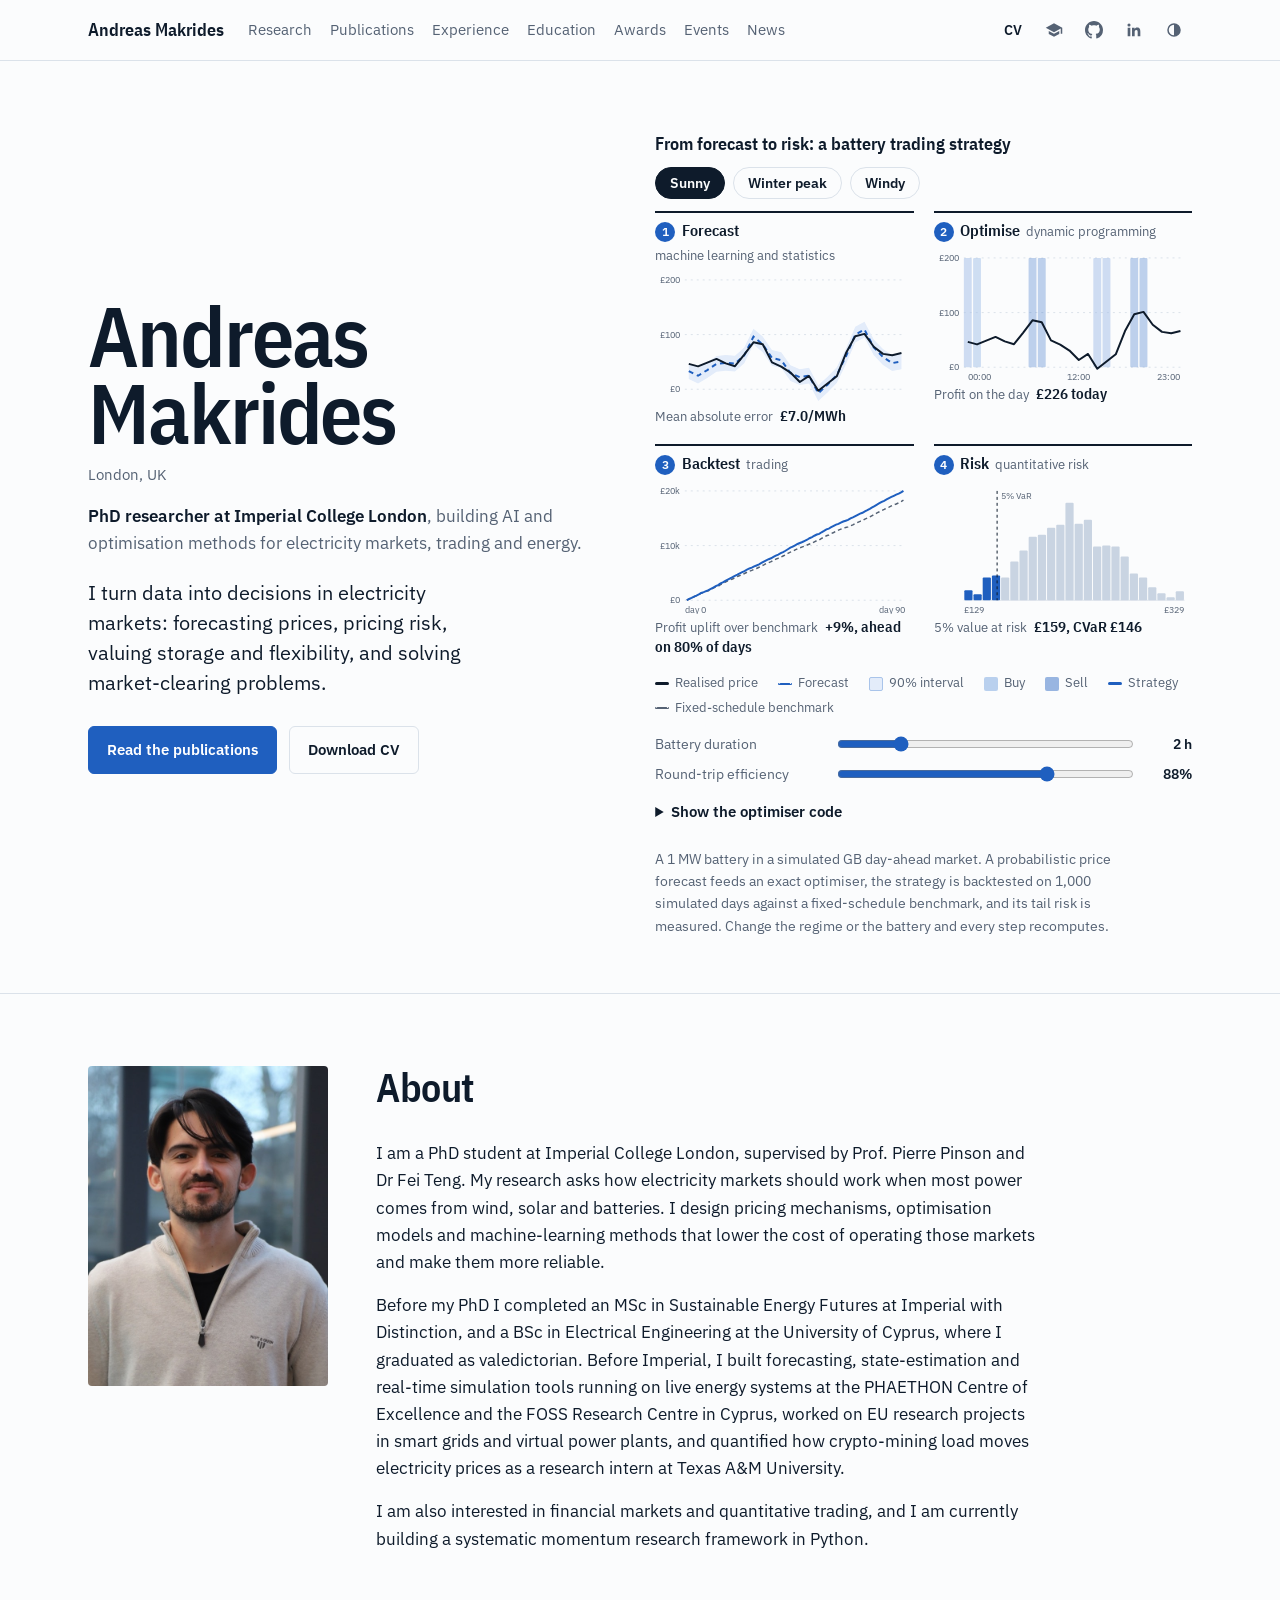
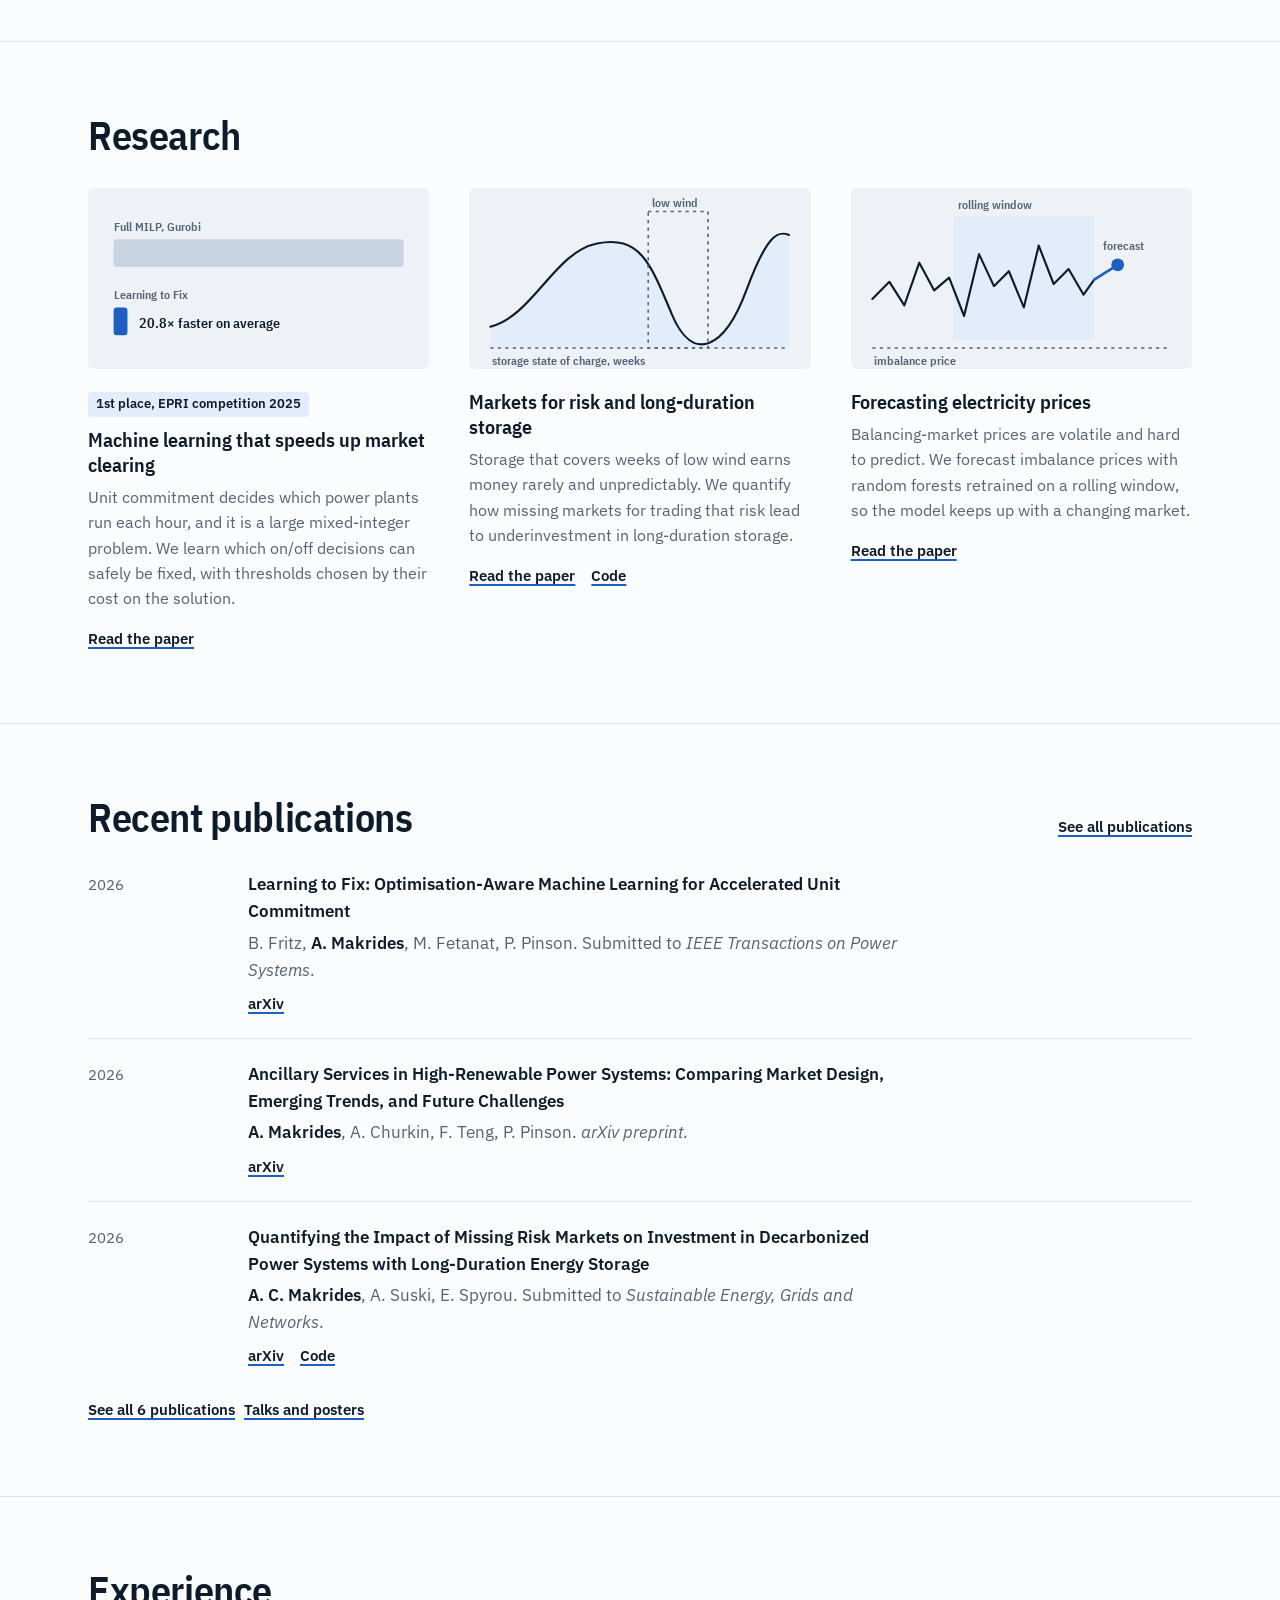
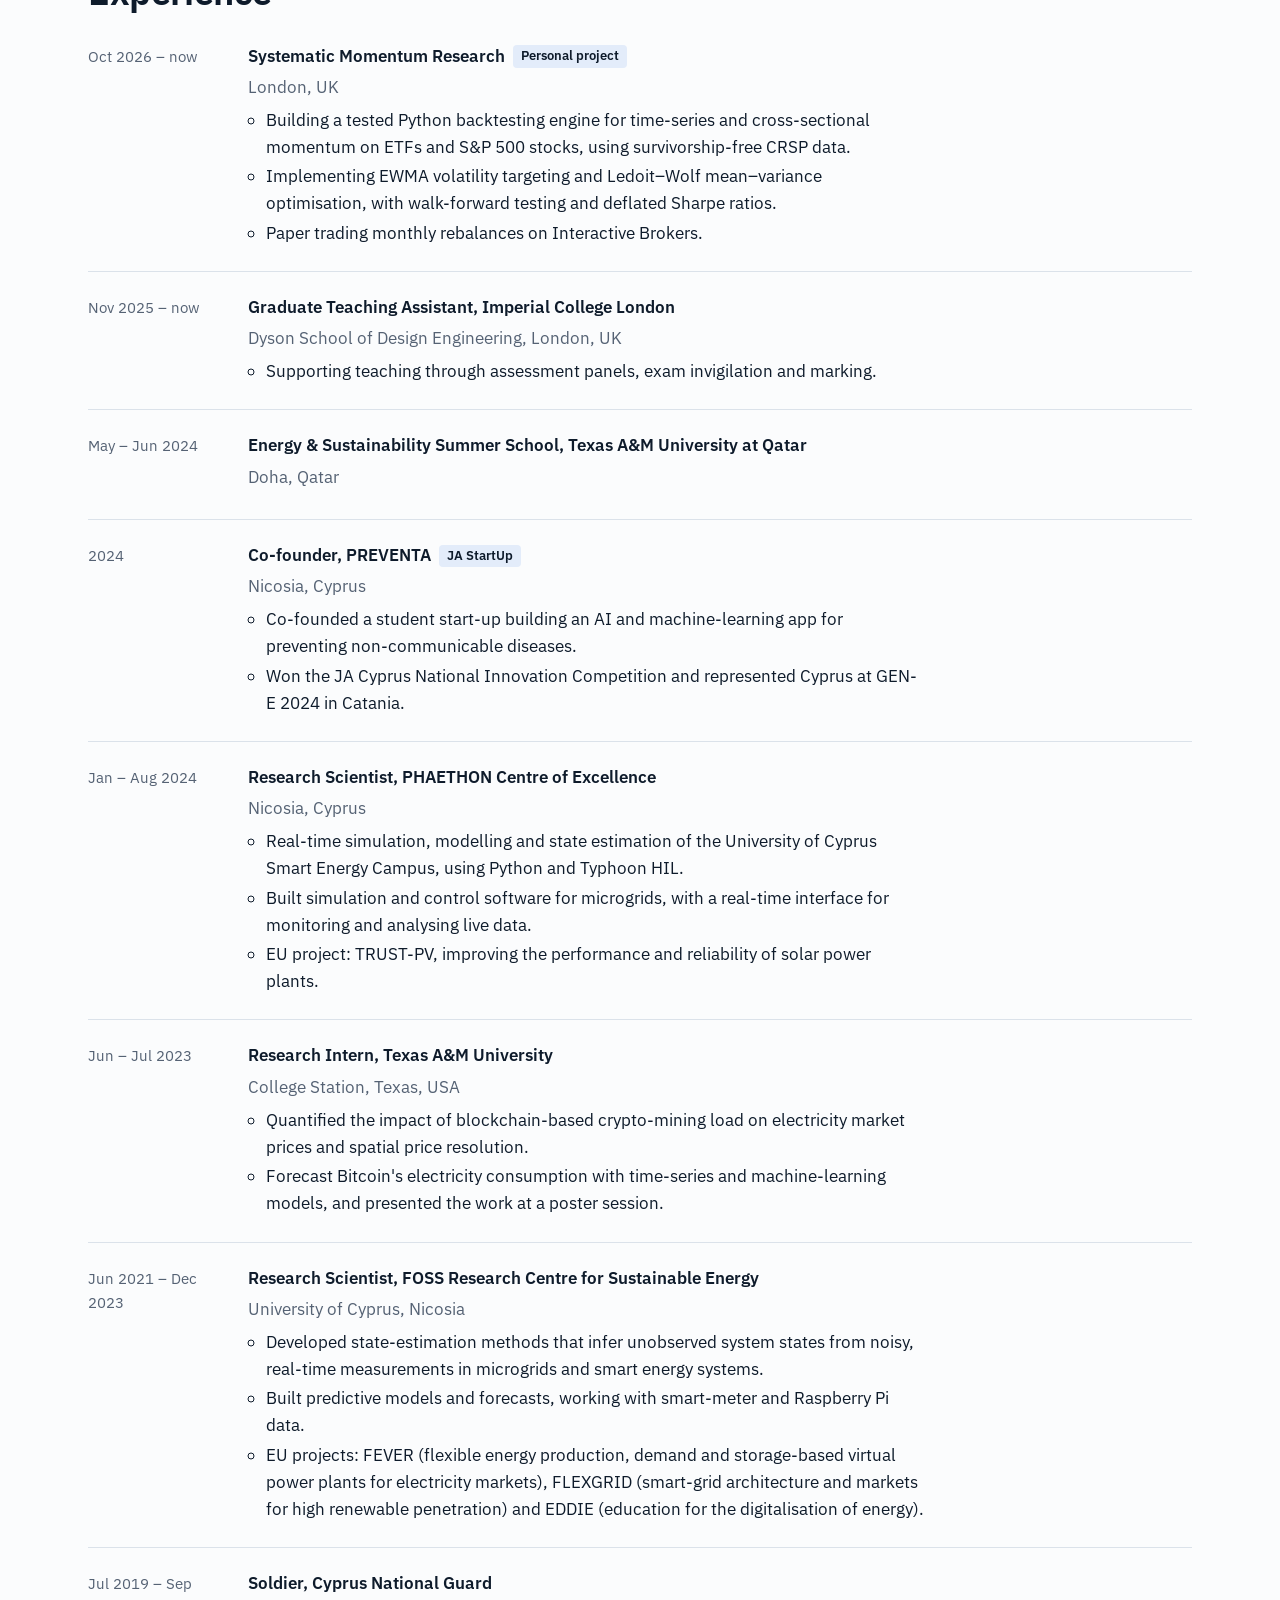
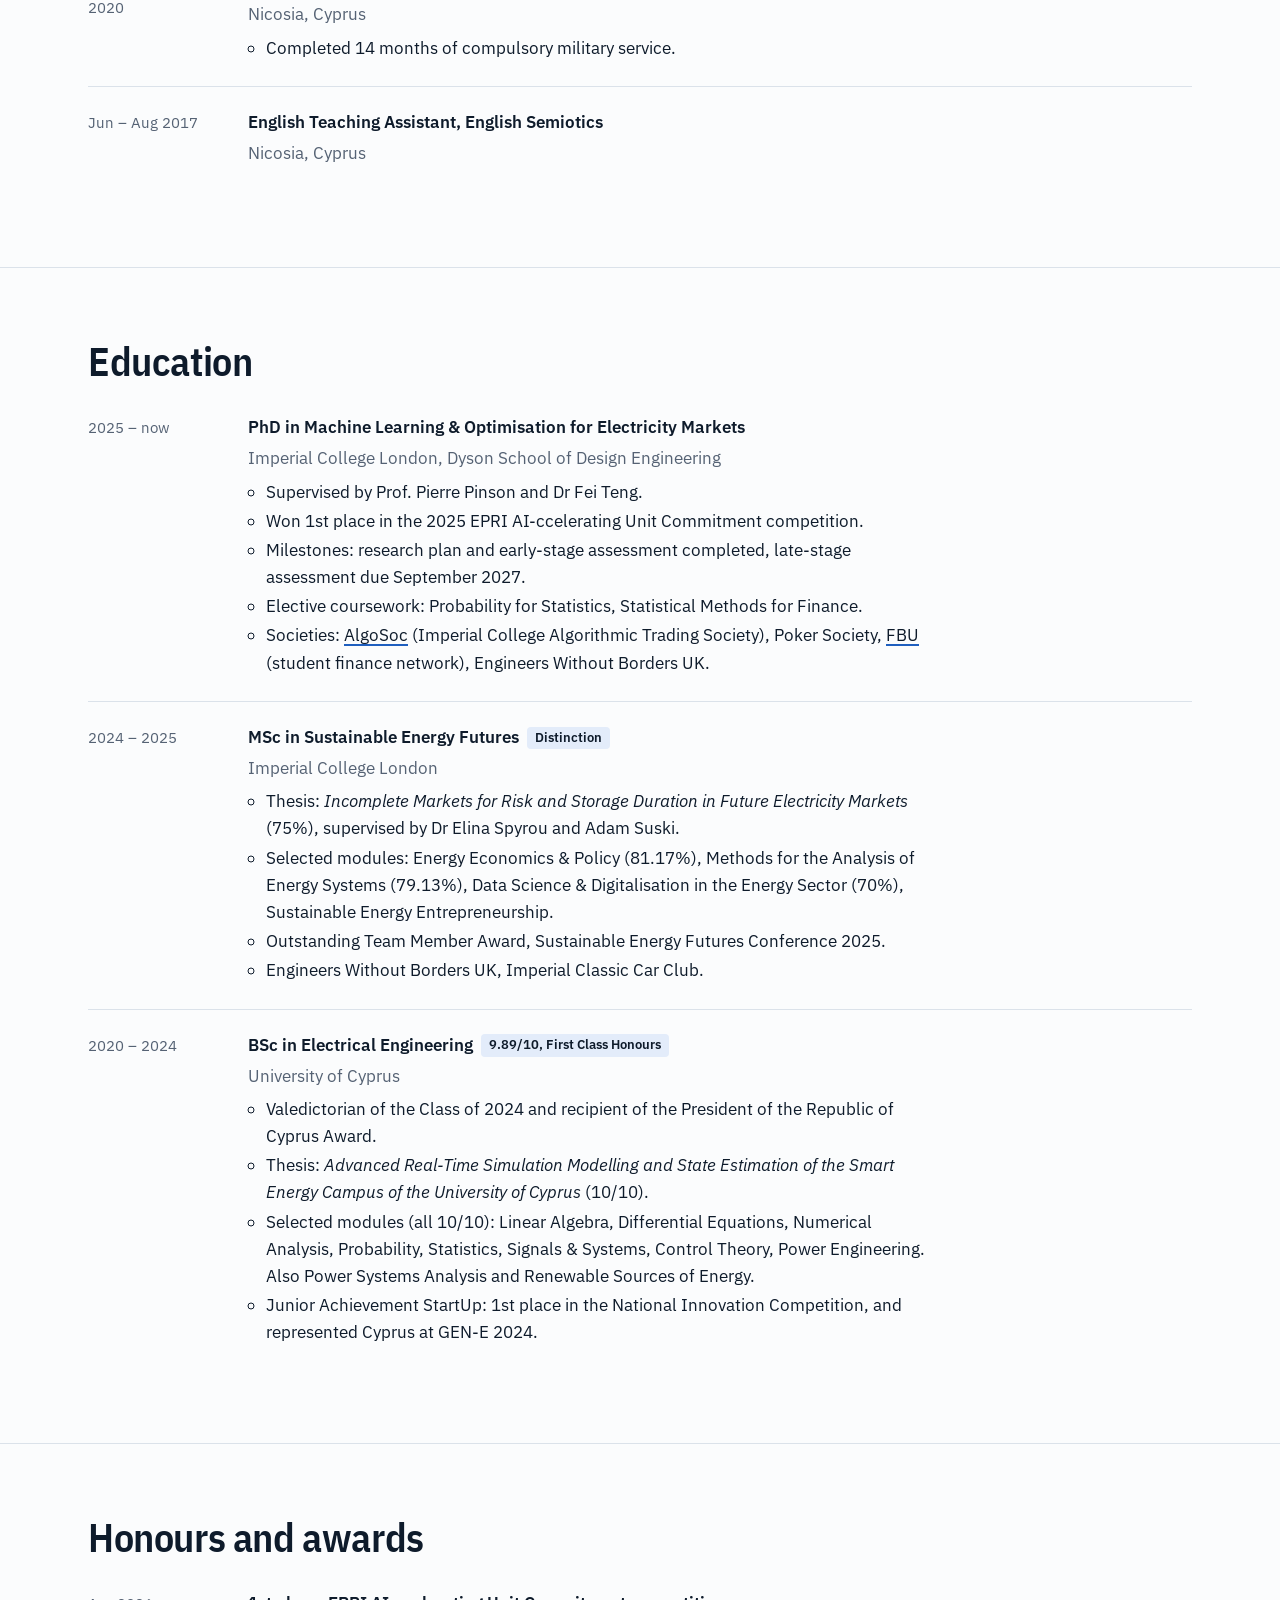
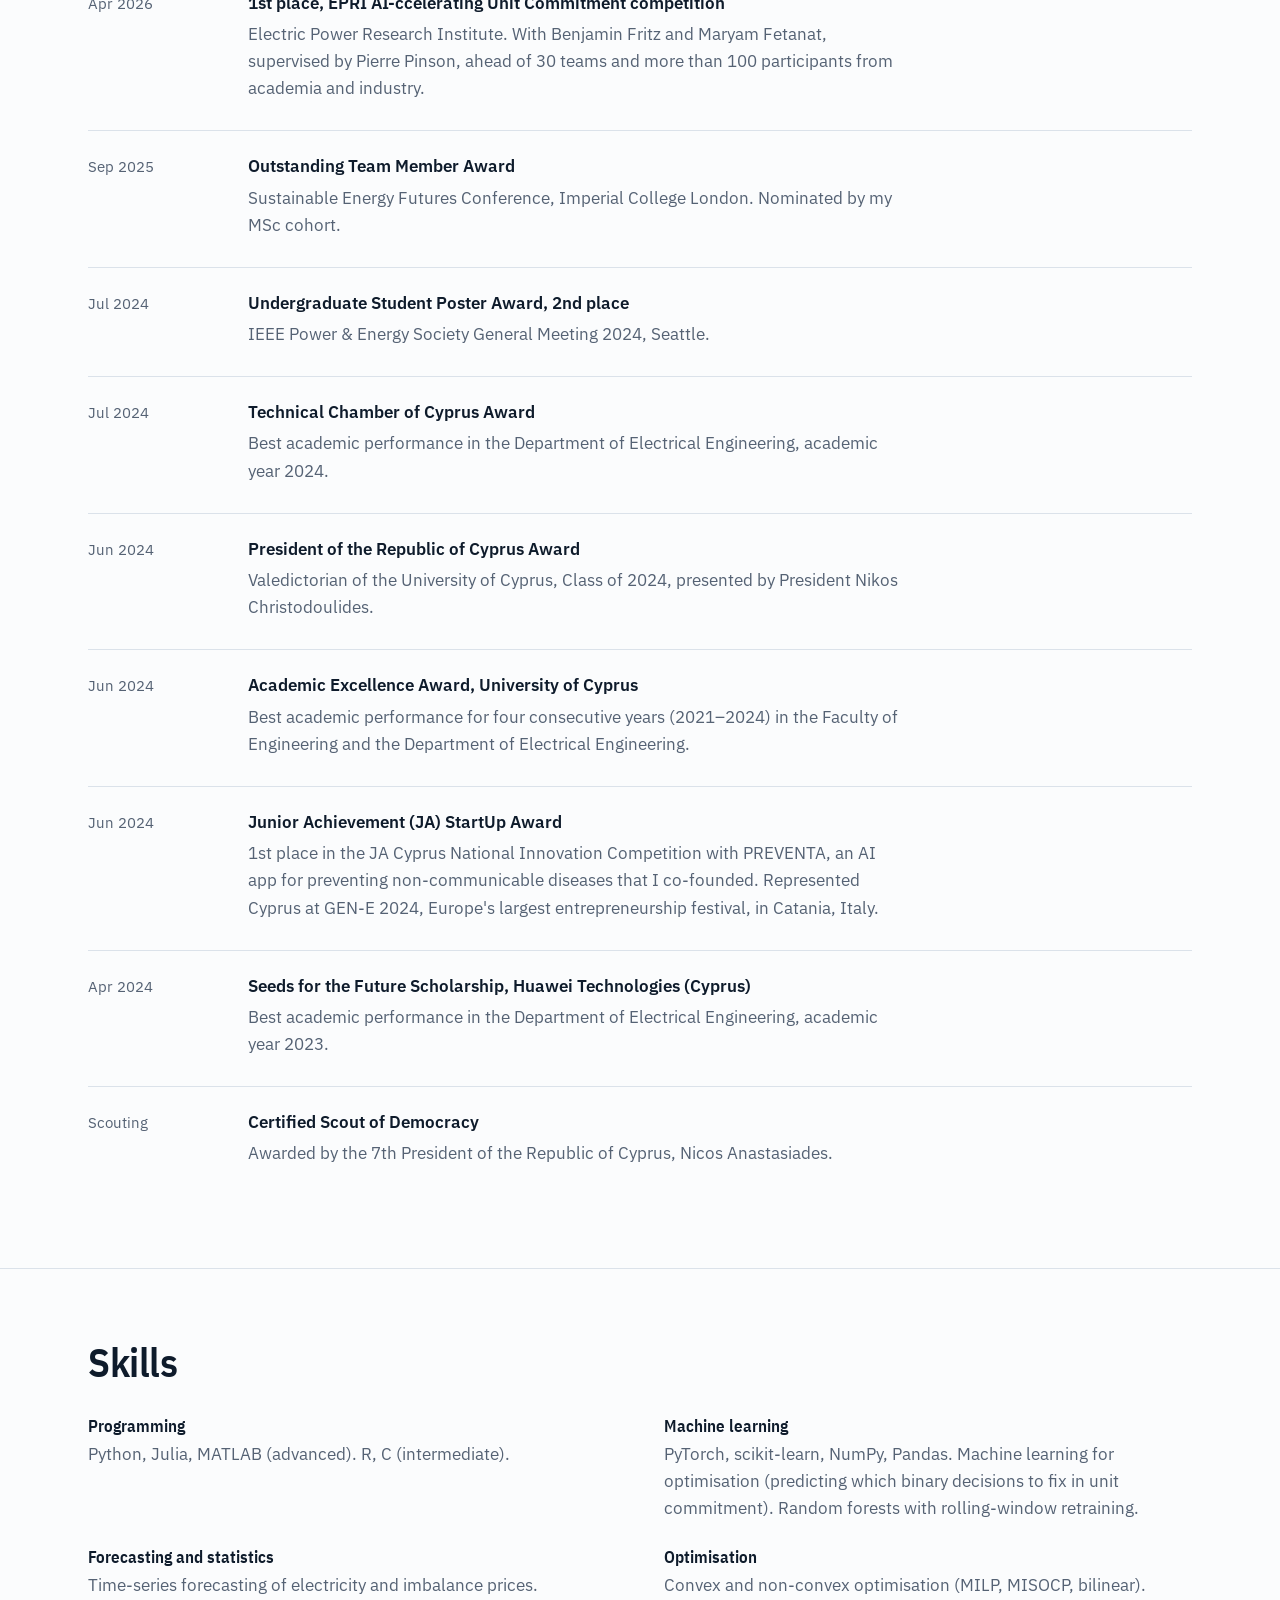
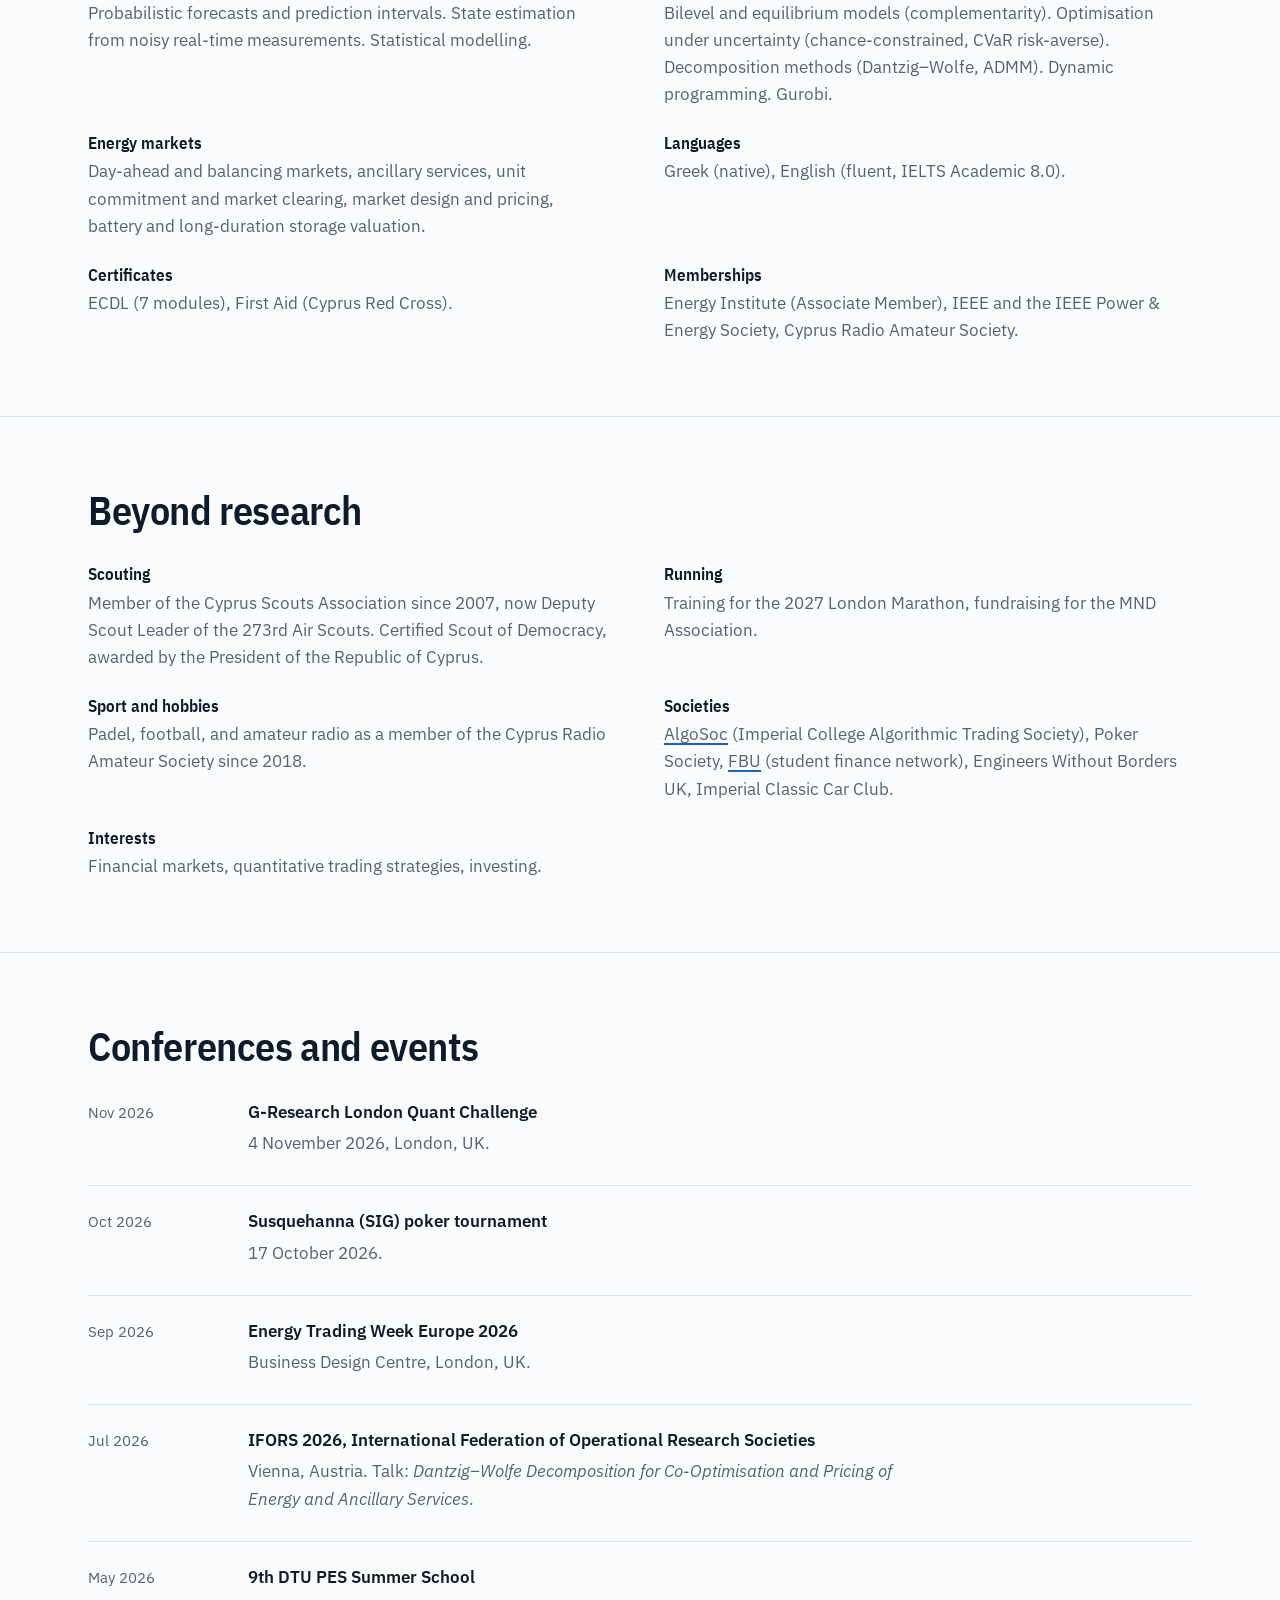
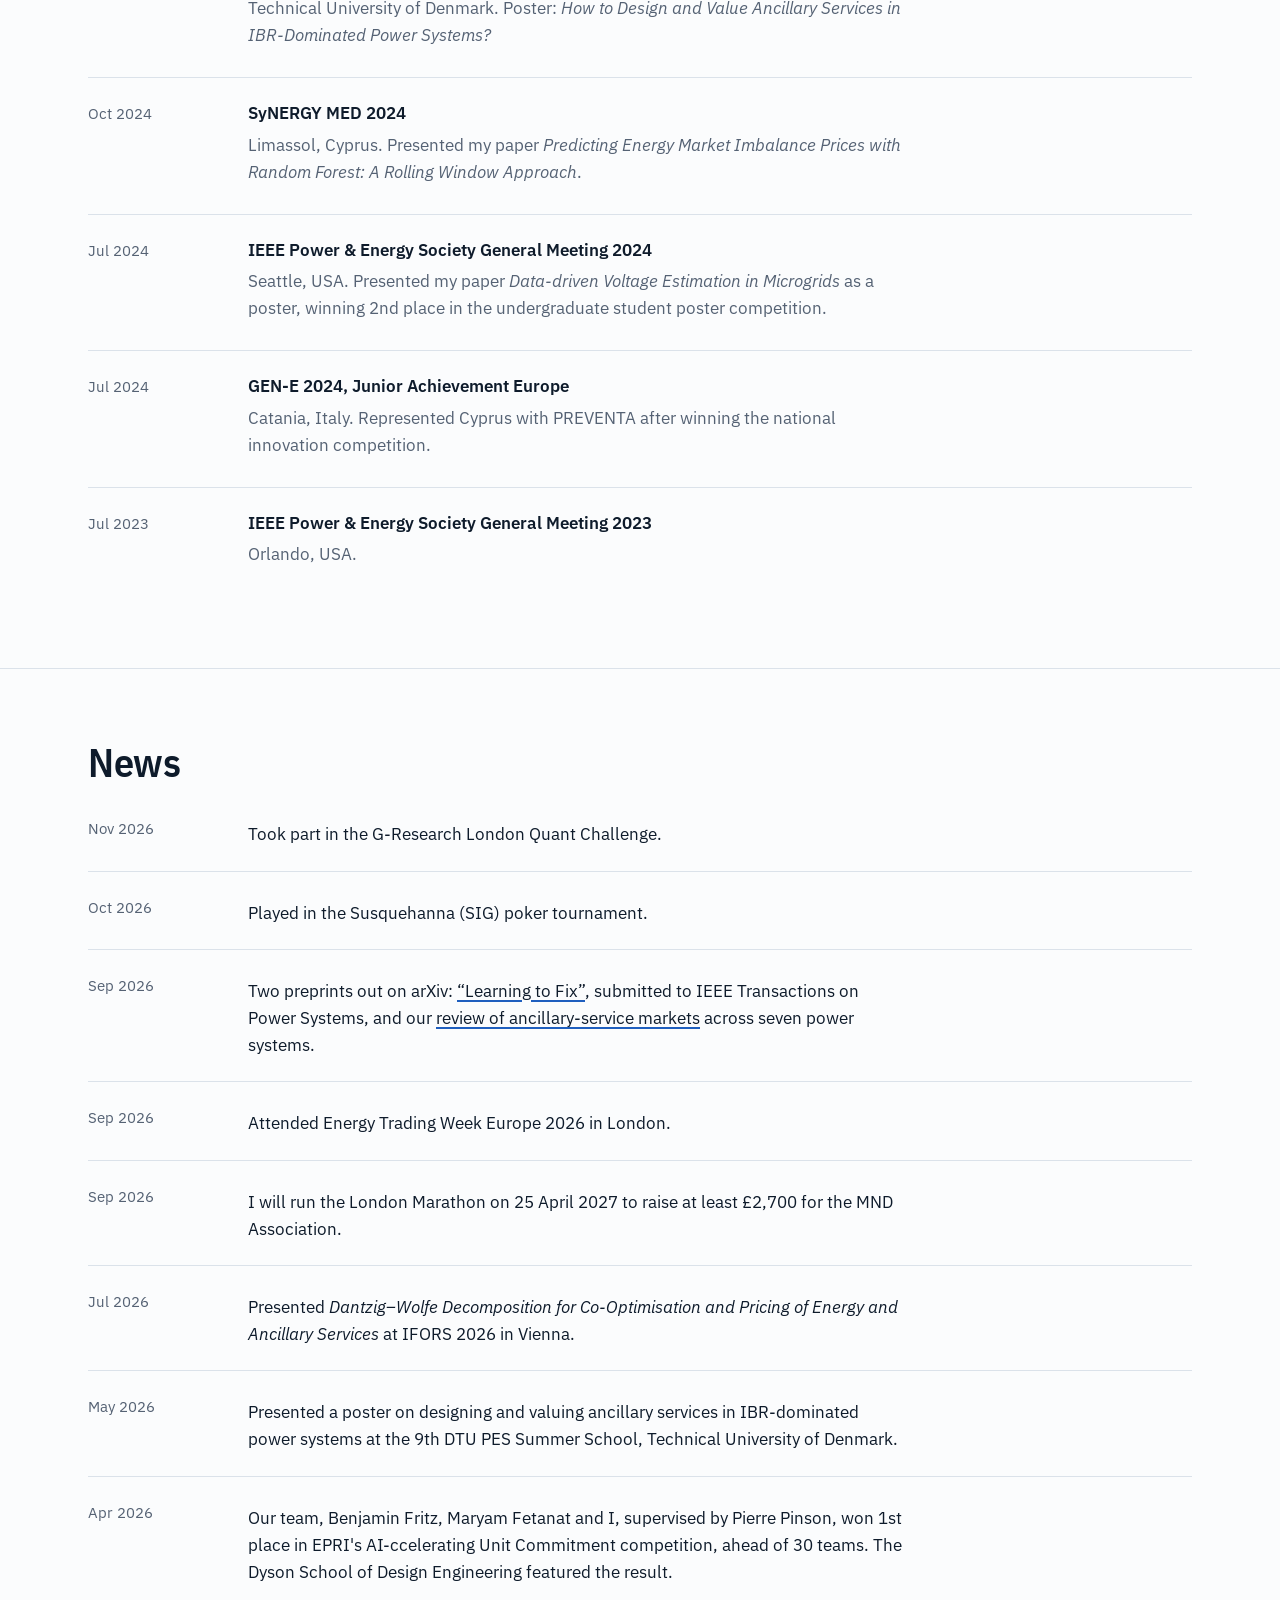
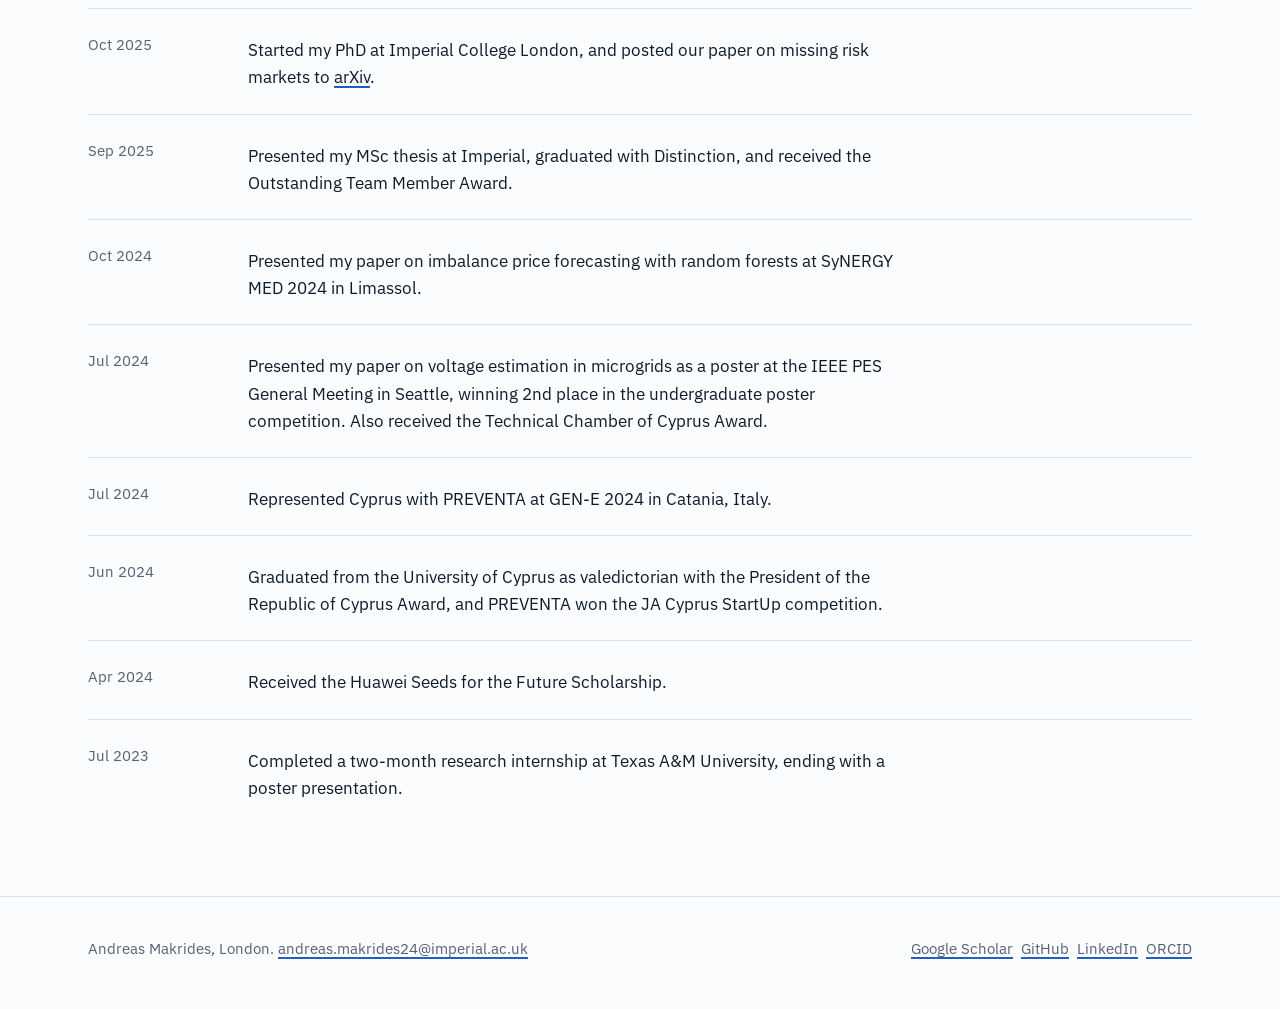
<file: index.html>
<!doctype html>
<html lang="en">
<head>
  <meta charset="utf-8">
  <meta name="viewport" content="width=device-width, initial-scale=1">
  <title>Andreas Makrides | PhD Researcher, Imperial College London</title>
  <meta name="description" content="Andreas Makrides is a PhD researcher at Imperial College London working on machine learning and optimisation for electricity markets: market design, unit commitment and energy storage.">
  <meta name="author" content="Andreas Makrides">
  <meta name="google-site-verification" content="avnLBQmVrafmJyEOsslvgl1I-9Va4wUybMZ40ZjegbA" />
  <link rel="canonical" href="https://andreas-makrides-icl.github.io/">

  <meta property="og:type" content="profile">
  <meta property="og:title" content="Andreas Makrides">
  <meta property="og:description" content="PhD researcher at Imperial College London. Machine learning and optimisation for electricity markets.">
  <meta property="og:url" content="https://andreas-makrides-icl.github.io/">
  <meta property="og:image" content="https://andreas-makrides-icl.github.io/assets/profile.jpg">
  <meta name="twitter:card" content="summary">

  <link rel="icon" href="assets/favicon.svg" type="image/svg+xml">
  <link rel="preconnect" href="https://fonts.googleapis.com">
  <link rel="preconnect" href="https://fonts.gstatic.com" crossorigin>
  <link href="https://fonts.googleapis.com/css2?family=IBM+Plex+Mono:wght@400&family=IBM+Plex+Sans+Condensed:wght@500;600&family=IBM+Plex+Sans:ital,wght@0,400;0,600;1,400&display=swap" rel="stylesheet">
  <link rel="stylesheet" href="assets/styles.css">
  <script>try{var t=localStorage.getItem("theme");if(t)document.documentElement.setAttribute("data-theme",t);}catch(e){}</script>

  <script type="application/ld+json">
  {
    "@context": "https://schema.org",
    "@type": "Person",
    "name": "Andreas Makrides",
    "alternateName": "Andreas C. Makrides",
    "url": "https://andreas-makrides-icl.github.io/",
    "image": "https://andreas-makrides-icl.github.io/assets/profile.jpg",
    "jobTitle": "PhD Researcher",
    "email": "mailto:andreas.makrides24@imperial.ac.uk",
    "affiliation": { "@type": "CollegeOrUniversity", "name": "Imperial College London" },
    "alumniOf": [
      { "@type": "CollegeOrUniversity", "name": "Imperial College London" },
      { "@type": "CollegeOrUniversity", "name": "University of Cyprus" }
    ],
    "knowsAbout": ["Machine learning", "Time series forecasting", "Stochastic optimisation", "Power markets", "Electricity markets", "Energy trading", "Quantitative finance", "Mathematical optimisation", "Unit commitment", "Energy storage"],
    "sameAs": [
      "https://www.linkedin.com/in/andreasmakrides/",
      "https://scholar.google.com/citations?user=wIsge80AAAAJ",
      "https://github.com/Andreas-Makrides-ICL",
      "https://orcid.org/0009-0001-1795-0729"
    ]
  }
  </script>
</head>
<body>
  <a class="skip" href="#main">Skip to content</a>

  <header class="topbar">
    <div class="wrap">
      <a class="brand" href="./">Andreas Makrides</a>
      <ul class="nav" id="site-nav">
        <li><a href="#research">Research</a></li>
        <li><a href="publications.html">Publications</a></li>
        <li><a href="#experience">Experience</a></li>
        <li><a href="#education">Education</a></li>
        <li><a href="#awards">Awards</a></li>
        <li><a href="#events">Events</a></li>
        <li><a href="#news">News</a></li>
      </ul>
      <div class="tools">
        <a class="icon-link cv-link hide-sm" href="assets/Andreas_Makrides_CV.pdf">CV</a>
        <a class="icon-link hide-sm" href="https://scholar.google.com/citations?user=wIsge80AAAAJ" aria-label="Google Scholar">
          <svg viewBox="0 0 24 24" fill="currentColor" aria-hidden="true"><path d="M12 3 1 9l11 6 9-4.91V17h2V9L12 3zM5 13.18v4L12 21l7-3.82v-4L12 17l-7-3.82z"/></svg>
        </a>
        <a class="icon-link hide-sm" href="https://github.com/Andreas-Makrides-ICL" aria-label="GitHub">
          <svg viewBox="0 0 16 16" fill="currentColor" aria-hidden="true"><path d="M8 0C3.58 0 0 3.58 0 8c0 3.54 2.29 6.53 5.47 7.59.4.07.55-.17.55-.38 0-.19-.01-.82-.01-1.49-2.01.37-2.53-.49-2.69-.94-.09-.23-.48-.94-.82-1.13-.28-.15-.68-.52-.01-.53.63-.01 1.08.58 1.23.82.72 1.21 1.87.87 2.33.66.07-.52.28-.87.51-1.07-1.78-.2-3.64-.89-3.64-3.95 0-.87.31-1.59.82-2.15-.08-.2-.36-1.02.08-2.12 0 0 .67-.21 2.2.82.64-.18 1.32-.27 2-.27.68 0 1.36.09 2 .27 1.53-1.04 2.2-.82 2.2-.82.44 1.1.16 1.92.08 2.12.51.56.82 1.27.82 2.15 0 3.07-1.87 3.75-3.65 3.95.29.25.54.73.54 1.48 0 1.07-.01 1.93-.01 2.2 0 .21.15.46.55.38A8.013 8.013 0 0 0 16 8c0-4.42-3.58-8-8-8z"/></svg>
        </a>
        <a class="icon-link hide-sm" href="https://www.linkedin.com/in/andreasmakrides/" aria-label="LinkedIn">
          <svg viewBox="0 0 24 24" fill="currentColor" aria-hidden="true"><path d="M20.45 20.45h-3.56v-5.57c0-1.33-.02-3.04-1.85-3.04-1.85 0-2.14 1.45-2.14 2.94v5.67H9.35V9h3.41v1.56h.05c.48-.9 1.64-1.85 3.37-1.85 3.6 0 4.27 2.37 4.27 5.46v6.28zM5.34 7.43a2.06 2.06 0 1 1 0-4.13 2.06 2.06 0 0 1 0 4.13zM7.12 20.45H3.56V9h3.56v11.45z"/></svg>
        </a>
        <button class="icon-btn" id="theme-toggle" type="button" aria-label="Switch theme">
          <svg viewBox="0 0 24 24" aria-hidden="true"><circle cx="12" cy="12" r="8" fill="none" stroke="currentColor" stroke-width="2"/><path d="M12 4a8 8 0 0 1 0 16z" fill="currentColor"/></svg>
        </button>
        <button class="icon-btn menu-btn" id="menu-toggle" type="button" aria-label="Menu" aria-expanded="false" aria-controls="site-nav">
          <svg viewBox="0 0 24 24" aria-hidden="true"><path d="M4 7h16M4 12h16M4 17h16" stroke="currentColor" stroke-width="2" stroke-linecap="round"/></svg>
        </button>
      </div>
    </div>
  </header>

  <main id="main">

    <!-- ---------- hero ---------- -->
    <section class="hero" aria-label="Introduction">
      <div class="wrap">
        <div>
          <h1>Andreas Makrides</h1>
          <p class="location">London, UK</p>
          <p class="role"><strong>PhD researcher at Imperial College London</strong>, building AI and optimisation methods for electricity markets, trading and energy.</p>
          <p class="statement">I turn data into decisions in electricity markets: forecasting prices, pricing risk, valuing storage and flexibility, and solving market-clearing problems.</p>
          <div class="actions">
            <a class="btn btn-primary" href="publications.html">Read the publications</a>
            <a class="btn" href="assets/Andreas_Makrides_CV.pdf">Download CV</a>
          </div>
        </div>

        <figure class="market" id="desk">
          <div class="desk-head">
            <p class="desk-title">From forecast to risk: a battery trading strategy</p>
            <ul class="filters days" aria-label="Price regime">
              <li><button type="button" data-day="sunny" aria-pressed="true">Sunny</button></li>
              <li><button type="button" data-day="winter" aria-pressed="false">Winter peak</button></li>
              <li><button type="button" data-day="windy" aria-pressed="false">Windy</button></li>
            </ul>
          </div>

          <ol class="pipeline">
            <li class="pane">
              <p class="pane-title"><span class="step">1</span>Forecast <span class="pane-sub">machine learning and statistics</span></p>
              <svg id="p-forecast" viewBox="0 0 260 136" role="img" aria-label="Day-ahead price forecast with a 90 percent prediction interval against the realised price."></svg>
              <p class="pane-out">Mean absolute error <b id="o-mae">£0</b></p>
            </li>
            <li class="pane">
              <p class="pane-title"><span class="step">2</span>Optimise <span class="pane-sub">dynamic programming</span></p>
              <svg id="p-optimise" viewBox="0 0 260 136" role="img" aria-label="Optimal buy and sell hours for the battery, chosen from the forecast."></svg>
              <p class="pane-out">Profit on the day <b id="o-profit">£0</b></p>
            </li>
            <li class="pane">
              <p class="pane-title"><span class="step">3</span>Backtest <span class="pane-sub">trading</span></p>
              <svg id="p-backtest" viewBox="0 0 260 136" role="img" aria-label="Cumulative profit of the forecast-driven strategy against a fixed-schedule benchmark over 90 simulated days."></svg>
              <p class="pane-out">Profit uplift over benchmark <b id="o-sharpe">0</b></p>
            </li>
            <li class="pane">
              <p class="pane-title"><span class="step">4</span>Risk <span class="pane-sub">quantitative risk</span></p>
              <svg id="p-risk" viewBox="0 0 260 136" role="img" aria-label="Histogram of daily profit across 1,000 simulated days, with the worst 5 percent highlighted."></svg>
              <p class="pane-out">5% value at risk <b id="o-var">£0</b></p>
            </li>
          </ol>

          <ul class="legend" aria-hidden="true">
            <li><span class="key key-price"></span>Realised price</li>
            <li><span class="key key-fc"></span>Forecast</li>
            <li><span class="key key-band"></span>90% interval</li>
            <li><span class="key key-buy"></span>Buy</li>
            <li><span class="key key-sell"></span>Sell</li>
            <li><span class="key key-strat"></span>Strategy</li>
            <li><span class="key key-bench"></span>Fixed-schedule benchmark</li>
          </ul>

          <div class="controls">
            <label class="slider" for="duration">Battery duration
              <input id="duration" type="range" min="1" max="6" step="1" value="2"><output id="duration-out" for="duration">2 h</output>
            </label>
            <label class="slider" for="efficiency">Round-trip efficiency
              <input id="efficiency" type="range" min="70" max="95" step="1" value="88"><output id="efficiency-out" for="efficiency">88%</output>
            </label>
          </div>

          <details class="code-details">
            <summary>Show the optimiser code</summary>
            <ul class="filters langs" aria-label="Language">
              <li><button type="button" data-lang="python" aria-pressed="true">Python</button></li>
              <li><button type="button" data-lang="julia" aria-pressed="false">Julia</button></li>
            </ul>
<pre class="code" id="code-python"><code>def optimise(prices, d, eta):
    """Exact DP for a 1 MW battery holding d MWh."""
    V = [0.0] * (d + 1)              # value at the end of the day
    policy = []
    for p in reversed(prices):
        V_new, act = [0.0] * (d + 1), [0] * (d + 1)
        for s in range(d + 1):
            best, a = V[s], 0                         # idle
            if s &lt; d and V[s + 1] - p &gt; best:
                best, a = V[s + 1] - p, +1            # charge
            if s &gt; 0 and V[s - 1] + eta * p &gt; best:
                best, a = V[s - 1] + eta * p, -1      # discharge
            V_new[s], act[s] = best, a
        V = V_new
        policy.insert(0, act)
    return V[0], policy</code></pre>
<pre class="code" id="code-julia" hidden><code>function optimise(prices, d, η)
    V = zeros(d + 1)                 # value at the end of the day
    policy = Vector{Vector{Int}}()
    for p in reverse(prices)
        Vn, act = similar(V), zeros(Int, d + 1)
        for s in 0:d
            best, a = V[s+1], 0                       # idle
            if s &lt; d &amp;&amp; V[s+2] - p &gt; best
                best, a = V[s+2] - p, 1               # charge
            end
            if s &gt; 0 &amp;&amp; V[s] + η * p &gt; best
                best, a = V[s] + η * p, -1            # discharge
            end
            Vn[s+1], act[s+1] = best, a
        end
        V = Vn
        pushfirst!(policy, act)
    end
    return V[1], policy
end</code></pre>
          </details>

          <figcaption>A 1 MW battery in a simulated GB day-ahead market. A probabilistic price forecast feeds an exact optimiser, the strategy is backtested on 1,000 simulated days against a fixed-schedule benchmark, and its tail risk is measured. Change the regime or the battery and every step recomputes.</figcaption>
        </figure>
      </div>
    </section>

    <!-- ---------- about ---------- -->
    <section class="section" id="about" aria-labelledby="about-h">
      <div class="wrap about">
        <img src="assets/profile.jpg" alt="Andreas Makrides" width="600" height="800" loading="lazy">
        <div>
          <div class="section-head"><h2 id="about-h">About</h2></div>
          <p>I am a PhD student at Imperial College London, supervised by Prof. Pierre Pinson and Dr Fei Teng. My research asks how electricity markets should work when most power comes from wind, solar and batteries. I design pricing mechanisms, optimisation models and machine-learning methods that lower the cost of operating those markets and make them more reliable.</p>
          <p>Before my PhD I completed an MSc in Sustainable Energy Futures at Imperial with Distinction, and a BSc in Electrical Engineering at the University of Cyprus, where I graduated as valedictorian. Before Imperial, I built forecasting, state-estimation and real-time simulation tools running on live energy systems at the PHAETHON Centre of Excellence and the FOSS Research Centre in Cyprus, worked on EU research projects in smart grids and virtual power plants, and quantified how crypto-mining load moves electricity prices as a research intern at Texas A&amp;M University.</p>
          <p>I am also interested in financial markets and quantitative trading, and I am currently building a systematic momentum research framework in Python.</p>
        </div>
      </div>
    </section>

    <!-- ---------- research ---------- -->
    <section class="section" id="research" aria-labelledby="research-h">
      <div class="wrap">
        <div class="section-head"><h2 id="research-h">Research</h2></div>
        <ul class="themes">
          <li class="theme">
            <svg viewBox="0 0 320 170" aria-hidden="true">
              <text class="ill-text" x="24" y="40">Full MILP, Gurobi</text>
              <rect class="ill-bar" x="24" y="48" width="272" height="26" rx="3"/>
              <text class="ill-text" x="24" y="104">Learning to Fix</text>
              <rect class="ill-accent" x="24" y="112" width="13" height="26" rx="3"/>
              <text class="ill-text-strong" x="48" y="131">20.8× faster on average</text>
            </svg>
            <span class="badge">1st place, EPRI competition 2025</span>
            <h3>Machine learning that speeds up market clearing</h3>
            <p>Unit commitment decides which power plants run each hour, and it is a large mixed-integer problem. We learn which on/off decisions can safely be fixed, with thresholds chosen by their cost on the solution.</p>
            <ul class="links"><li><a href="https://arxiv.org/abs/2609.39396">Read the paper</a></li></ul>
          </li>
          <li class="theme">
            <svg viewBox="0 0 320 170" aria-hidden="true">
              <path class="ill-fill" d="M20 130 C60 120 80 60 120 52 S170 70 190 118 S240 150 260 96 S290 40 300 44 V150 H20Z"/>
              <path class="ill-line" d="M20 130 C60 120 80 60 120 52 S170 70 190 118 S240 150 260 96 S290 40 300 44"/>
              <line class="ill-soft" x1="20" y1="150" x2="300" y2="150"/>
              <rect x="168" y="22" width="56" height="128" fill="none" stroke="currentColor" class="ill-soft"/>
              <text class="ill-text" x="172" y="18">low wind</text>
              <text class="ill-text" x="22" y="166">storage state of charge, weeks</text>
            </svg>
            <h3>Markets for risk and long-duration storage</h3>
            <p>Storage that covers weeks of low wind earns money rarely and unpredictably. We quantify how missing markets for trading that risk lead to underinvestment in long-duration storage.</p>
            <ul class="links">
              <li><a href="https://arxiv.org/abs/2510.13514">Read the paper</a></li>
              <li><a href="https://github.com/Andreas-Makrides-ICL/incomplete_markets_long_duration_energy_storage">Code</a></li>
            </ul>
          </li>
          <li class="theme">
            <svg viewBox="0 0 320 170" aria-hidden="true">
              <rect class="ill-fill" x="96" y="26" width="132" height="116" rx="3"/>
              <path class="ill-line" d="M20 104 L36 88 L50 110 L64 70 L78 96 L92 84 L106 120 L120 62 L134 92 L148 78 L162 112 L176 54 L190 90 L204 76 L218 100 L228 86"/>
              <path class="ill-accent-line" d="M228 86 L250 72"/>
              <circle class="ill-accent" cx="250" cy="72" r="6"/>
              <text class="ill-text" x="100" y="20">rolling window</text>
              <text class="ill-text" x="236" y="58">forecast</text>
              <line class="ill-soft" x1="20" y1="150" x2="300" y2="150"/>
              <text class="ill-text" x="22" y="166">imbalance price</text>
            </svg>
            <h3>Forecasting electricity prices</h3>
            <p>Balancing-market prices are volatile and hard to predict. We forecast imbalance prices with random forests retrained on a rolling window, so the model keeps up with a changing market.</p>
            <ul class="links"><li><a href="https://doi.org/10.1109/SyNERGYMED62435.2024.10799269">Read the paper</a></li></ul>
          </li>
        </ul>
      </div>
    </section>

    <!-- ---------- publications ---------- -->
    <section class="section" id="publications" aria-labelledby="pub-h">
      <div class="wrap">
        <div class="section-head">
          <h2 id="pub-h">Recent publications</h2>
          <a class="more" href="publications.html">See all publications</a>
        </div>
        <ul class="entries">
          <li>
            <span class="when">2026</span>
            <div>
              <p class="entry-title">Learning to Fix: Optimisation-Aware Machine Learning for Accelerated Unit Commitment</p>
              <p class="entry-sub authors">B. Fritz, <b>A. Makrides</b>, M. Fetanat, P. Pinson. Submitted to <span class="venue">IEEE Transactions on Power Systems</span>.</p>
              <ul class="links"><li><a href="https://arxiv.org/abs/2609.39396">arXiv</a></li></ul>
            </div>
          </li>
          <li>
            <span class="when">2026</span>
            <div>
              <p class="entry-title">Ancillary Services in High-Renewable Power Systems: Comparing Market Design, Emerging Trends, and Future Challenges</p>
              <p class="entry-sub authors"><b>A. Makrides</b>, A. Churkin, F. Teng, P. Pinson. <span class="venue">arXiv preprint</span>.</p>
              <ul class="links"><li><a href="https://arxiv.org/abs/2609.37214">arXiv</a></li></ul>
            </div>
          </li>
          <li>
            <span class="when">2026</span>
            <div>
              <p class="entry-title">Quantifying the Impact of Missing Risk Markets on Investment in Decarbonized Power Systems with Long-Duration Energy Storage</p>
              <p class="entry-sub authors"><b>A. C. Makrides</b>, A. Suski, E. Spyrou. Submitted to <span class="venue">Sustainable Energy, Grids and Networks</span>.</p>
              <ul class="links">
                <li><a href="https://arxiv.org/abs/2510.13514">arXiv</a></li>
                <li><a href="https://github.com/Andreas-Makrides-ICL/incomplete_markets_long_duration_energy_storage">Code</a></li>
              </ul>
            </div>
          </li>
        </ul>
        <p class="entry-body"><a class="more" href="publications.html">See all 6 publications</a>&ensp;<a class="more" href="publications.html#talks-h">Talks and posters</a></p>
      </div>
    </section>

    <!-- ---------- experience ---------- -->
    <section class="section" id="experience" aria-labelledby="exp-h">
      <div class="wrap">
        <div class="section-head"><h2 id="exp-h">Experience</h2></div>
        <ul class="entries">
          <li>
            <span class="when">Oct 2026 – now</span>
            <div>
              <p class="entry-title">Systematic Momentum Research <span class="tag">Personal project</span></p>
              <p class="entry-sub org-place">London, UK</p>
              <div class="entry-body"><ul>
                <li>Building a tested Python backtesting engine for time-series and cross-sectional momentum on ETFs and S&amp;P 500 stocks, using survivorship-free CRSP data.</li>
                <li>Implementing EWMA volatility targeting and Ledoit–Wolf mean–variance optimisation, with walk-forward testing and deflated Sharpe ratios.</li>
                <li>Paper trading monthly rebalances on Interactive Brokers.</li>
              </ul></div>
            </div>
          </li>
          <li>
            <span class="when">Nov 2025 – now</span>
            <div>
              <p class="entry-title">Graduate Teaching Assistant, Imperial College London</p>
              <p class="entry-sub org-place">Dyson School of Design Engineering, London, UK</p>
              <div class="entry-body"><ul>
                <li>Supporting teaching through assessment panels, exam invigilation and marking.</li>
              </ul></div>
            </div>
          </li>
          <li>
            <span class="when">May – Jun 2024</span>
            <div>
              <p class="entry-title">Energy &amp; Sustainability Summer School, Texas A&amp;M University at Qatar</p>
              <p class="entry-sub org-place">Doha, Qatar</p>
            </div>
          </li>
          <li>
            <span class="when">2024</span>
            <div>
              <p class="entry-title">Co-founder, PREVENTA <span class="tag">JA StartUp</span></p>
              <p class="entry-sub org-place">Nicosia, Cyprus</p>
              <div class="entry-body"><ul>
                <li>Co-founded a student start-up building an AI and machine-learning app for preventing non-communicable diseases.</li>
                <li>Won the JA Cyprus National Innovation Competition and represented Cyprus at GEN-E 2024 in Catania.</li>
              </ul></div>
            </div>
          </li>
          <li>
            <span class="when">Jan – Aug 2024</span>
            <div>
              <p class="entry-title">Research Scientist, PHAETHON Centre of Excellence</p>
              <p class="entry-sub org-place">Nicosia, Cyprus</p>
              <div class="entry-body"><ul>
                <li>Real-time simulation, modelling and state estimation of the University of Cyprus Smart Energy Campus, using Python and Typhoon HIL.</li>
                <li>Built simulation and control software for microgrids, with a real-time interface for monitoring and analysing live data.</li>
                <li>EU project: TRUST-PV, improving the performance and reliability of solar power plants.</li>
              </ul></div>
            </div>
          </li>
          <li>
            <span class="when">Jun – Jul 2023</span>
            <div>
              <p class="entry-title">Research Intern, Texas A&amp;M University</p>
              <p class="entry-sub org-place">College Station, Texas, USA</p>
              <div class="entry-body"><ul>
                <li>Quantified the impact of blockchain-based crypto-mining load on electricity market prices and spatial price resolution.</li>
                <li>Forecast Bitcoin's electricity consumption with time-series and machine-learning models, and presented the work at a poster session.</li>
              </ul></div>
            </div>
          </li>
          <li>
            <span class="when">Jun 2021 – Dec 2023</span>
            <div>
              <p class="entry-title">Research Scientist, FOSS Research Centre for Sustainable Energy</p>
              <p class="entry-sub org-place">University of Cyprus, Nicosia</p>
              <div class="entry-body"><ul>
                <li>Developed state-estimation methods that infer unobserved system states from noisy, real-time measurements in microgrids and smart energy systems.</li>
                <li>Built predictive models and forecasts, working with smart-meter and Raspberry Pi data.</li>
                <li>EU projects: FEVER (flexible energy production, demand and storage-based virtual power plants for electricity markets), FLEXGRID (smart-grid architecture and markets for high renewable penetration) and EDDIE (education for the digitalisation of energy).</li>
              </ul></div>
            </div>
          </li>
          <li>
            <span class="when">Jul 2019 – Sep 2020</span>
            <div>
              <p class="entry-title">Soldier, Cyprus National Guard</p>
              <p class="entry-sub org-place">Nicosia, Cyprus</p>
              <div class="entry-body"><ul><li>Completed 14 months of compulsory military service.</li></ul></div>
            </div>
          </li>
          <li>
            <span class="when">Jun – Aug 2017</span>
            <div>
              <p class="entry-title">English Teaching Assistant, English Semiotics</p>
              <p class="entry-sub org-place">Nicosia, Cyprus</p>
            </div>
          </li>
        </ul>
      </div>
    </section>

    <!-- ---------- education ---------- -->
    <section class="section" id="education" aria-labelledby="edu-h">
      <div class="wrap">
        <div class="section-head"><h2 id="edu-h">Education</h2></div>
        <ul class="entries">
          <li>
            <span class="when">2025 – now</span>
            <div>
              <p class="entry-title">PhD in Machine Learning &amp; Optimisation for Electricity Markets</p>
              <p class="entry-sub org-place">Imperial College London, Dyson School of Design Engineering</p>
              <div class="entry-body"><ul>
                <li>Supervised by Prof. Pierre Pinson and Dr Fei Teng.</li>
                <li>Won 1st place in the 2025 EPRI AI-ccelerating Unit Commitment competition.</li>
                <li>Milestones: research plan and early-stage assessment completed, late-stage assessment due September 2027.</li>
                <li>Elective coursework: Probability for Statistics, Statistical Methods for Finance.</li>
                <li>Societies: <a href="https://algosoc.com">AlgoSoc</a> (Imperial College Algorithmic Trading Society), Poker Society, <a href="https://fbulondon.co.uk">FBU</a> (student finance network), Engineers Without Borders UK.</li>
              </ul></div>
            </div>
          </li>
          <li>
            <span class="when">2024 – 2025</span>
            <div>
              <p class="entry-title">MSc in Sustainable Energy Futures <span class="tag">Distinction</span></p>
              <p class="entry-sub org-place">Imperial College London</p>
              <div class="entry-body"><ul>
                <li>Thesis: <i>Incomplete Markets for Risk and Storage Duration in Future Electricity Markets</i> (75%), supervised by Dr Elina Spyrou and Adam Suski.</li>
                <li>Selected modules: Energy Economics &amp; Policy (81.17%), Methods for the Analysis of Energy Systems (79.13%), Data Science &amp; Digitalisation in the Energy Sector (70%), Sustainable Energy Entrepreneurship.</li>
                <li>Outstanding Team Member Award, Sustainable Energy Futures Conference 2025.</li>
                <li>Engineers Without Borders UK, Imperial Classic Car Club.</li>
              </ul></div>
            </div>
          </li>
          <li>
            <span class="when">2020 – 2024</span>
            <div>
              <p class="entry-title">BSc in Electrical Engineering <span class="tag">9.89/10, First Class Honours</span></p>
              <p class="entry-sub org-place">University of Cyprus</p>
              <div class="entry-body"><ul>
                <li>Valedictorian of the Class of 2024 and recipient of the President of the Republic of Cyprus Award.</li>
                <li>Thesis: <i>Advanced Real-Time Simulation Modelling and State Estimation of the Smart Energy Campus of the University of Cyprus</i> (10/10).</li>
                <li>Selected modules (all 10/10): Linear Algebra, Differential Equations, Numerical Analysis, Probability, Statistics, Signals &amp; Systems, Control Theory, Power Engineering. Also Power Systems Analysis and Renewable Sources of Energy.</li>
                <li>Junior Achievement StartUp: 1st place in the National Innovation Competition, and represented Cyprus at GEN-E 2024.</li>
              </ul></div>
            </div>
          </li>
        </ul>
      </div>
    </section>

    <!-- ---------- awards ---------- -->
    <section class="section" id="awards" aria-labelledby="awards-h">
      <div class="wrap">
        <div class="section-head"><h2 id="awards-h">Honours and awards</h2></div>
        <ul class="entries">
          <li><span class="when">Apr 2026</span><div><p class="entry-title">1st place, EPRI AI-ccelerating Unit Commitment competition</p><p class="entry-sub">Electric Power Research Institute. With Benjamin Fritz and Maryam Fetanat, supervised by Pierre Pinson, ahead of 30 teams and more than 100 participants from academia and industry.</p></div></li>
          <li><span class="when">Sep 2025</span><div><p class="entry-title">Outstanding Team Member Award</p><p class="entry-sub">Sustainable Energy Futures Conference, Imperial College London. Nominated by my MSc cohort.</p></div></li>
          <li><span class="when">Jul 2024</span><div><p class="entry-title">Undergraduate Student Poster Award, 2nd place</p><p class="entry-sub">IEEE Power &amp; Energy Society General Meeting 2024, Seattle.</p></div></li>
          <li><span class="when">Jul 2024</span><div><p class="entry-title">Technical Chamber of Cyprus Award</p><p class="entry-sub">Best academic performance in the Department of Electrical Engineering, academic year 2024.</p></div></li>
          <li><span class="when">Jun 2024</span><div><p class="entry-title">President of the Republic of Cyprus Award</p><p class="entry-sub">Valedictorian of the University of Cyprus, Class of 2024, presented by President Nikos Christodoulides.</p></div></li>
          <li><span class="when">Jun 2024</span><div><p class="entry-title">Academic Excellence Award, University of Cyprus</p><p class="entry-sub">Best academic performance for four consecutive years (2021–2024) in the Faculty of Engineering and the Department of Electrical Engineering.</p></div></li>
          <li><span class="when">Jun 2024</span><div><p class="entry-title">Junior Achievement (JA) StartUp Award</p><p class="entry-sub">1st place in the JA Cyprus National Innovation Competition with PREVENTA, an AI app for preventing non-communicable diseases that I co-founded. Represented Cyprus at GEN-E 2024, Europe's largest entrepreneurship festival, in Catania, Italy.</p></div></li>
          <li><span class="when">Apr 2024</span><div><p class="entry-title">Seeds for the Future Scholarship, Huawei Technologies (Cyprus)</p><p class="entry-sub">Best academic performance in the Department of Electrical Engineering, academic year 2023.</p></div></li>
          <li><span class="when">Scouting</span><div><p class="entry-title">Certified Scout of Democracy</p><p class="entry-sub">Awarded by the 7th President of the Republic of Cyprus, Nicos Anastasiades.</p></div></li>
        </ul>
      </div>
    </section>

    <!-- ---------- skills ---------- -->
    <section class="section" id="skills" aria-labelledby="skills-h">
      <div class="wrap">
        <div class="section-head"><h2 id="skills-h">Skills</h2></div>
        <dl class="skills">
          <div><dt>Programming</dt><dd>Python, Julia, MATLAB (advanced). R, C (intermediate).</dd></div>
          <div><dt>Machine learning</dt><dd>PyTorch, scikit-learn, NumPy, Pandas. Machine learning for optimisation (predicting which binary decisions to fix in unit commitment). Random forests with rolling-window retraining.</dd></div>
          <div><dt>Forecasting and statistics</dt><dd>Time-series forecasting of electricity and imbalance prices. Probabilistic forecasts and prediction intervals. State estimation from noisy real-time measurements. Statistical modelling.</dd></div>
          <div><dt>Optimisation</dt><dd>Convex and non-convex optimisation (MILP, MISOCP, bilinear). Bilevel and equilibrium models (complementarity). Optimisation under uncertainty (chance-constrained, CVaR risk-averse). Decomposition methods (Dantzig–Wolfe, ADMM). Dynamic programming. Gurobi.</dd></div>
          <div><dt>Energy markets</dt><dd>Day-ahead and balancing markets, ancillary services, unit commitment and market clearing, market design and pricing, battery and long-duration storage valuation.</dd></div>
          <div><dt>Languages</dt><dd>Greek (native), English (fluent, IELTS Academic 8.0).</dd></div>
          <div><dt>Certificates</dt><dd>ECDL (7 modules), First Aid (Cyprus Red Cross).</dd></div>
          <div><dt>Memberships</dt><dd>Energy Institute (Associate Member), IEEE and the IEEE Power &amp; Energy Society, Cyprus Radio Amateur Society.</dd></div>
        </dl>
      </div>
    </section>

    <!-- ---------- beyond research ---------- -->
    <section class="section" id="beyond" aria-labelledby="beyond-h">
      <div class="wrap">
        <div class="section-head"><h2 id="beyond-h">Beyond research</h2></div>
        <dl class="skills">
          <div><dt>Scouting</dt><dd>Member of the Cyprus Scouts Association since 2007, now Deputy Scout Leader of the 273rd Air Scouts. Certified Scout of Democracy, awarded by the President of the Republic of Cyprus.</dd></div>
          <div><dt>Running</dt><dd>Training for the 2027 London Marathon, fundraising for the MND Association.</dd></div>
          <div><dt>Sport and hobbies</dt><dd>Padel, football, and amateur radio as a member of the Cyprus Radio Amateur Society since 2018.</dd></div>
          <div><dt>Societies</dt><dd><a href="https://algosoc.com">AlgoSoc</a> (Imperial College Algorithmic Trading Society), Poker Society, <a href="https://fbulondon.co.uk">FBU</a> (student finance network), Engineers Without Borders UK, Imperial Classic Car Club.</dd></div>
          <div><dt>Interests</dt><dd>Financial markets, quantitative trading strategies, investing.</dd></div>
        </dl>
      </div>
    </section>

    <!-- ---------- events ---------- -->
    <section class="section" id="events" aria-labelledby="events-h">
      <div class="wrap">
        <div class="section-head"><h2 id="events-h">Conferences and events</h2></div>
        <ul class="entries">
          <li><span class="when">Nov 2026</span><div><p class="entry-title">G-Research London Quant Challenge</p><p class="entry-sub">4 November 2026, London, UK.</p></div></li>
          <li><span class="when">Oct 2026</span><div><p class="entry-title">Susquehanna (SIG) poker tournament</p><p class="entry-sub">17 October 2026.</p></div></li>
          <li><span class="when">Sep 2026</span><div><p class="entry-title">Energy Trading Week Europe 2026</p><p class="entry-sub">Business Design Centre, London, UK.</p></div></li>
          <li><span class="when">Jul 2026</span><div><p class="entry-title">IFORS 2026, International Federation of Operational Research Societies</p><p class="entry-sub">Vienna, Austria. Talk: <i>Dantzig–Wolfe Decomposition for Co-Optimisation and Pricing of Energy and Ancillary Services</i>.</p></div></li>
          <li><span class="when">May 2026</span><div><p class="entry-title">9th DTU PES Summer School</p><p class="entry-sub">Technical University of Denmark. Poster: <i>How to Design and Value Ancillary Services in IBR-Dominated Power Systems?</i></p></div></li>
          <li><span class="when">Oct 2024</span><div><p class="entry-title">SyNERGY MED 2024</p><p class="entry-sub">Limassol, Cyprus. Presented my paper <i>Predicting Energy Market Imbalance Prices with Random Forest: A Rolling Window Approach</i>.</p></div></li>
          <li><span class="when">Jul 2024</span><div><p class="entry-title">IEEE Power &amp; Energy Society General Meeting 2024</p><p class="entry-sub">Seattle, USA. Presented my paper <i>Data-driven Voltage Estimation in Microgrids</i> as a poster, winning 2nd place in the undergraduate student poster competition.</p></div></li>
          <li><span class="when">Jul 2024</span><div><p class="entry-title">GEN-E 2024, Junior Achievement Europe</p><p class="entry-sub">Catania, Italy. Represented Cyprus with PREVENTA after winning the national innovation competition.</p></div></li>
          <li><span class="when">Jul 2023</span><div><p class="entry-title">IEEE Power &amp; Energy Society General Meeting 2023</p><p class="entry-sub">Orlando, USA.</p></div></li>
        </ul>
      </div>
    </section>

    <!-- ---------- news ---------- -->
    <section class="section" id="news" aria-labelledby="news-h">
      <div class="wrap">
        <div class="section-head"><h2 id="news-h">News</h2></div>
        <ul class="entries">
          <li><span class="when">Nov 2026</span><p class="entry-body">Took part in the G-Research London Quant Challenge.</p></li>
          <li><span class="when">Oct 2026</span><p class="entry-body">Played in the Susquehanna (SIG) poker tournament.</p></li>
          <li><span class="when">Sep 2026</span><p class="entry-body">Two preprints out on arXiv: <a href="https://arxiv.org/abs/2609.39396">“Learning to Fix”</a>, submitted to IEEE Transactions on Power Systems, and our <a href="https://arxiv.org/abs/2609.37214">review of ancillary-service markets</a> across seven power systems.</p></li>
          <li><span class="when">Sep 2026</span><p class="entry-body">Attended Energy Trading Week Europe 2026 in London.</p></li>
          <li><span class="when">Sep 2026</span><p class="entry-body">I will run the London Marathon on 25 April 2027 to raise at least £2,700 for the MND Association.</p></li>
          <li><span class="when">Jul 2026</span><p class="entry-body">Presented <i>Dantzig–Wolfe Decomposition for Co-Optimisation and Pricing of Energy and Ancillary Services</i> at IFORS 2026 in Vienna.</p></li>
          <li><span class="when">May 2026</span><p class="entry-body">Presented a poster on designing and valuing ancillary services in IBR-dominated power systems at the 9th DTU PES Summer School, Technical University of Denmark.</p></li>
          <li><span class="when">Apr 2026</span><p class="entry-body">Our team, Benjamin Fritz, Maryam Fetanat and I, supervised by Pierre Pinson, won 1st place in EPRI's AI-ccelerating Unit Commitment competition, ahead of 30 teams. The Dyson School of Design Engineering featured the result.</p></li>
          <li><span class="when">Oct 2025</span><p class="entry-body">Started my PhD at Imperial College London, and posted our paper on missing risk markets to <a href="https://arxiv.org/abs/2510.13514">arXiv</a>.</p></li>
          <li><span class="when">Sep 2025</span><p class="entry-body">Presented my MSc thesis at Imperial, graduated with Distinction, and received the Outstanding Team Member Award.</p></li>
          <li><span class="when">Oct 2024</span><p class="entry-body">Presented my paper on imbalance price forecasting with random forests at SyNERGY MED 2024 in Limassol.</p></li>
          <li><span class="when">Jul 2024</span><p class="entry-body">Presented my paper on voltage estimation in microgrids as a poster at the IEEE PES General Meeting in Seattle, winning 2nd place in the undergraduate poster competition. Also received the Technical Chamber of Cyprus Award.</p></li>
          <li><span class="when">Jul 2024</span><p class="entry-body">Represented Cyprus with PREVENTA at GEN-E 2024 in Catania, Italy.</p></li>
          <li><span class="when">Jun 2024</span><p class="entry-body">Graduated from the University of Cyprus as valedictorian with the President of the Republic of Cyprus Award, and PREVENTA won the JA Cyprus StartUp competition.</p></li>
          <li><span class="when">Apr 2024</span><p class="entry-body">Received the Huawei Seeds for the Future Scholarship.</p></li>
          <li><span class="when">Jul 2023</span><p class="entry-body">Completed a two-month research internship at Texas A&amp;M University, ending with a poster presentation.</p></li>
        </ul>
      </div>
    </section>
  </main>

  <footer>
    <div class="wrap">
      <p>Andreas Makrides, London. <a href="mailto:andreas.makrides24@imperial.ac.uk">andreas.makrides24@imperial.ac.uk</a></p>
      <p><a href="https://scholar.google.com/citations?user=wIsge80AAAAJ">Google Scholar</a>&ensp;<a href="https://github.com/Andreas-Makrides-ICL">GitHub</a>&ensp;<a href="https://www.linkedin.com/in/andreasmakrides/">LinkedIn</a>&ensp;<a href="https://orcid.org/0009-0001-1795-0729">ORCID</a></p>
    </div>
  </footer>

  <script src="assets/site.js"></script>
</body>
</html>
</file>
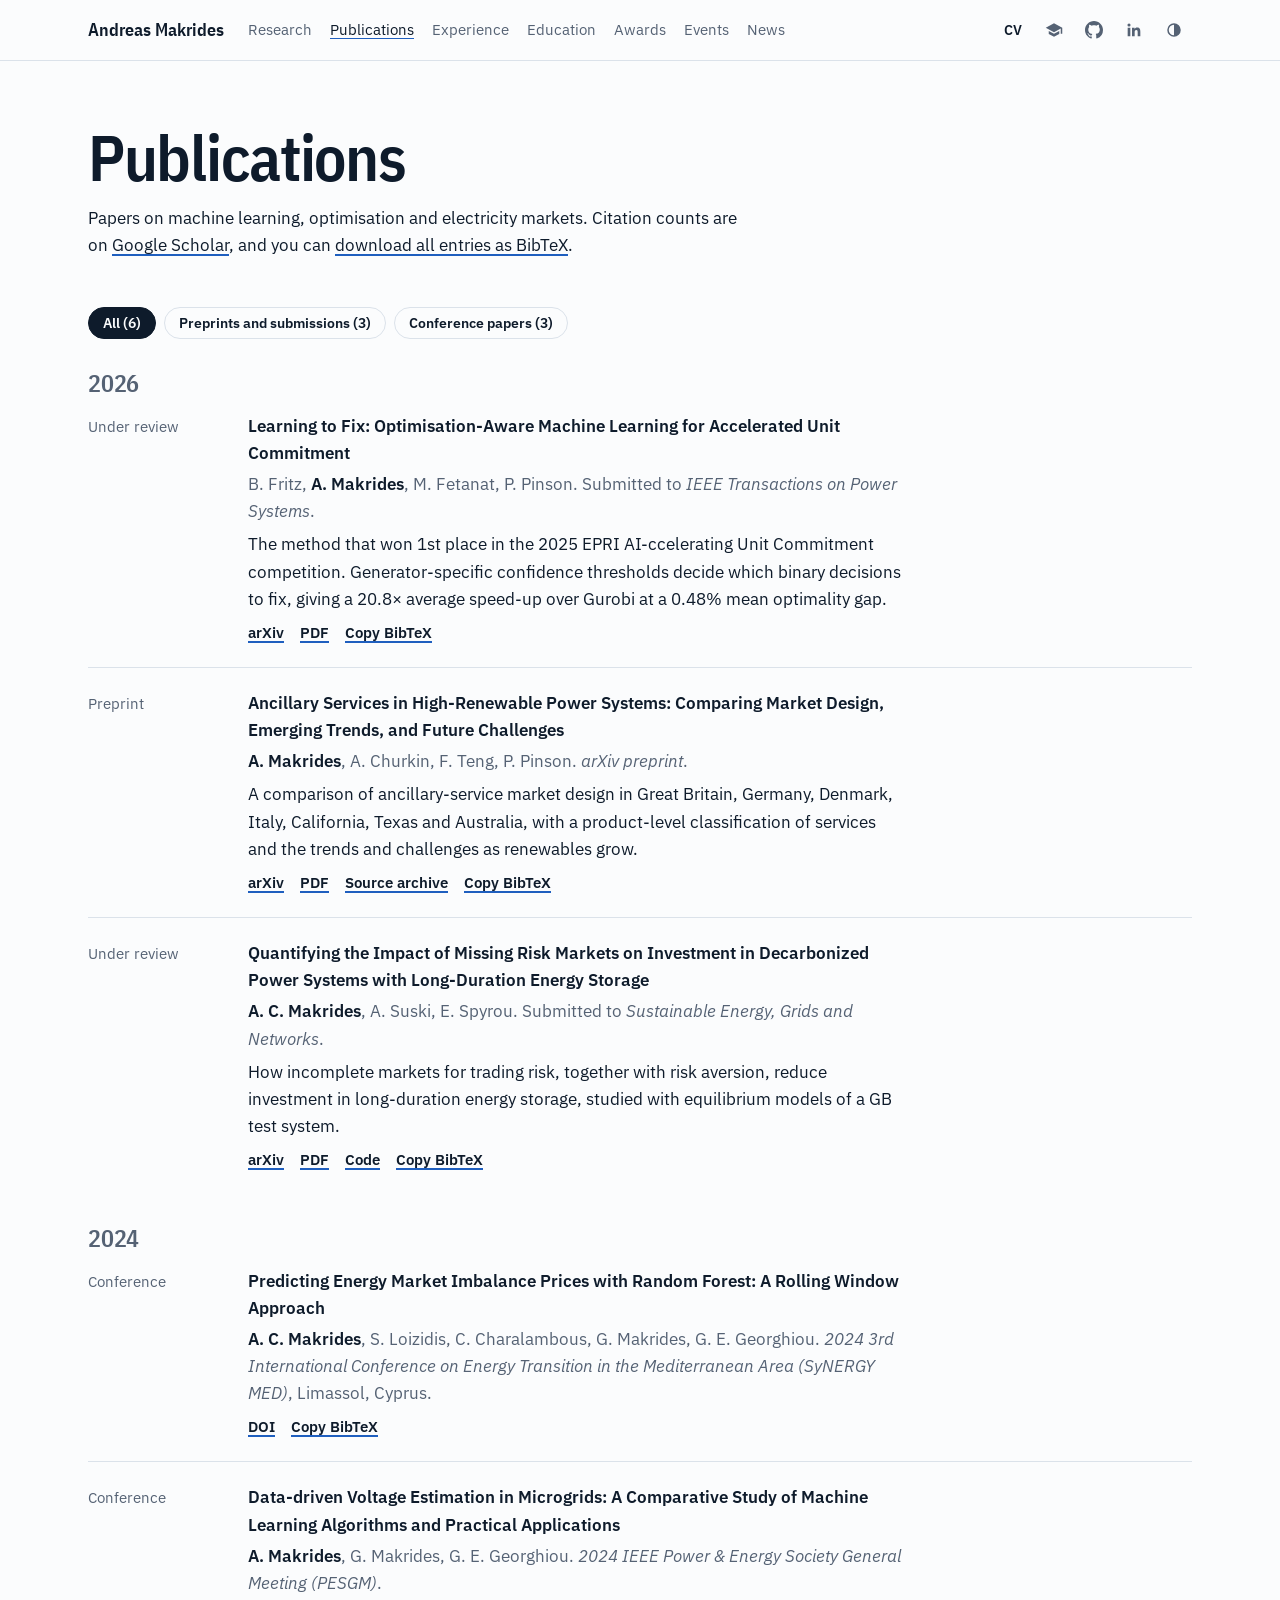
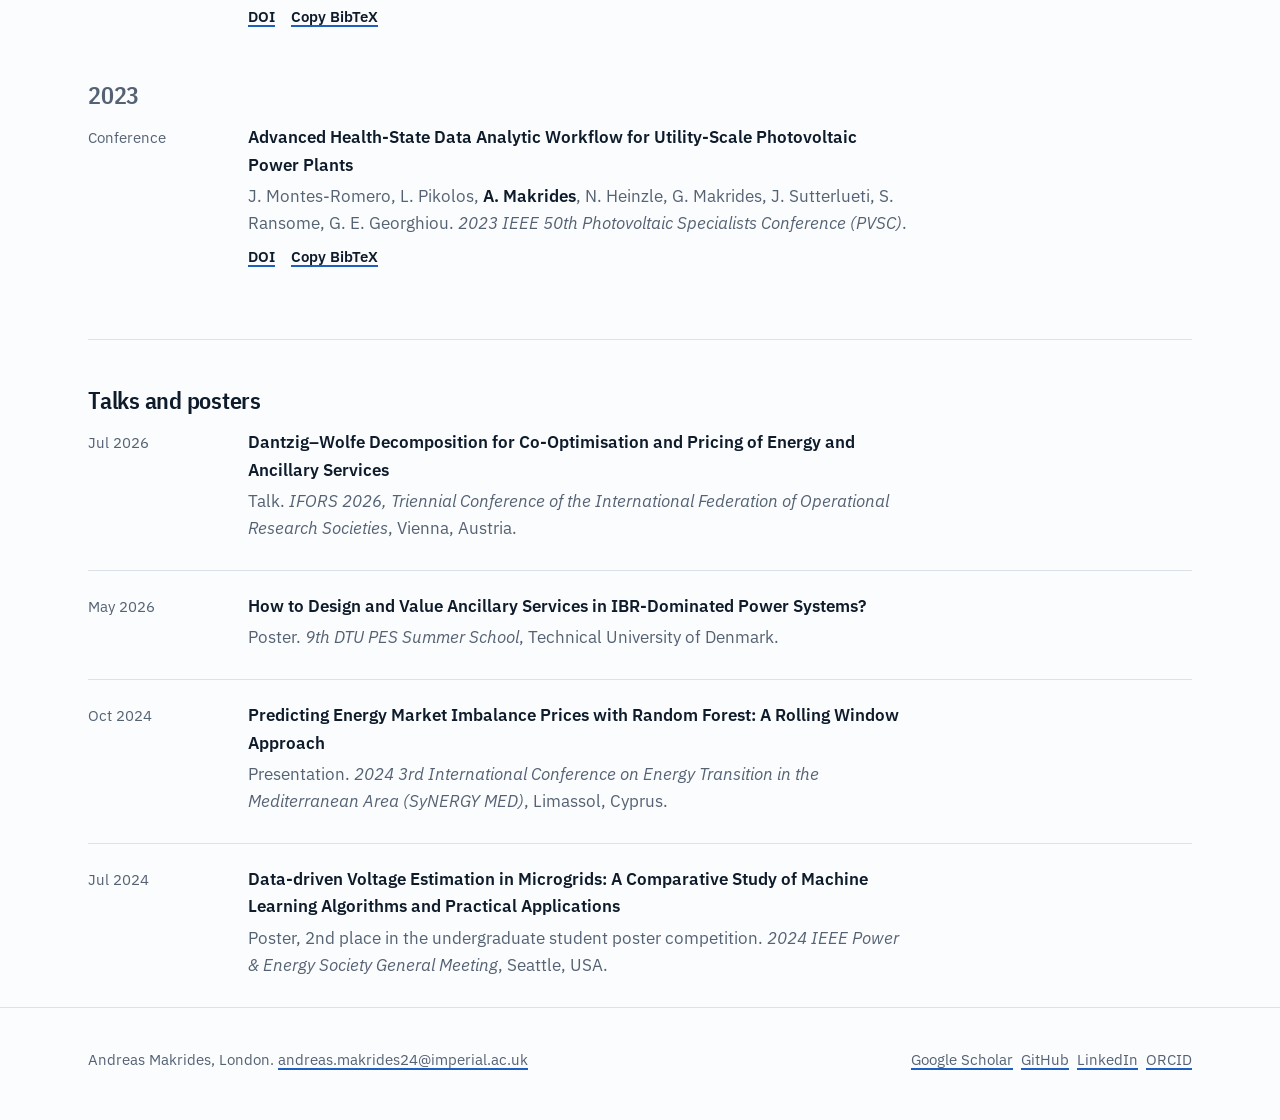
<file: publications.html>
<!doctype html>
<html lang="en">
<head>
  <meta charset="utf-8">
  <meta name="viewport" content="width=device-width, initial-scale=1">
  <title>Publications | Andreas Makrides</title>
  <meta name="description" content="All publications by Andreas Makrides on machine learning, optimisation and electricity markets, with arXiv links, code and BibTeX.">
  <link rel="canonical" href="https://andreas-makrides-icl.github.io/publications.html">
  <link rel="icon" href="assets/favicon.svg" type="image/svg+xml">
  <link rel="preconnect" href="https://fonts.googleapis.com">
  <link rel="preconnect" href="https://fonts.gstatic.com" crossorigin>
  <link href="https://fonts.googleapis.com/css2?family=IBM+Plex+Sans+Condensed:wght@500;600&family=IBM+Plex+Sans:ital,wght@0,400;0,600;1,400&display=swap" rel="stylesheet">
  <link rel="stylesheet" href="assets/styles.css">
  <script>try{var t=localStorage.getItem("theme");if(t)document.documentElement.setAttribute("data-theme",t);}catch(e){}</script>
</head>
<body>
  <a class="skip" href="#main">Skip to content</a>

  <header class="topbar">
    <div class="wrap">
      <a class="brand" href="./">Andreas Makrides</a>
      <ul class="nav" id="site-nav">
        <li><a href="./#research">Research</a></li>
        <li><a href="publications.html" aria-current="page">Publications</a></li>
        <li><a href="./#experience">Experience</a></li>
        <li><a href="./#education">Education</a></li>
        <li><a href="./#awards">Awards</a></li>
        <li><a href="./#events">Events</a></li>
        <li><a href="./#news">News</a></li>
      </ul>
      <div class="tools">
        <a class="icon-link cv-link hide-sm" href="assets/Andreas_Makrides_CV.pdf">CV</a>
        <a class="icon-link hide-sm" href="https://scholar.google.com/citations?user=wIsge80AAAAJ" aria-label="Google Scholar">
          <svg viewBox="0 0 24 24" fill="currentColor" aria-hidden="true"><path d="M12 3 1 9l11 6 9-4.91V17h2V9L12 3zM5 13.18v4L12 21l7-3.82v-4L12 17l-7-3.82z"/></svg>
        </a>
        <a class="icon-link hide-sm" href="https://github.com/Andreas-Makrides-ICL" aria-label="GitHub">
          <svg viewBox="0 0 16 16" fill="currentColor" aria-hidden="true"><path d="M8 0C3.58 0 0 3.58 0 8c0 3.54 2.29 6.53 5.47 7.59.4.07.55-.17.55-.38 0-.19-.01-.82-.01-1.49-2.01.37-2.53-.49-2.69-.94-.09-.23-.48-.94-.82-1.13-.28-.15-.68-.52-.01-.53.63-.01 1.08.58 1.23.82.72 1.21 1.87.87 2.33.66.07-.52.28-.87.51-1.07-1.78-.2-3.64-.89-3.64-3.95 0-.87.31-1.59.82-2.15-.08-.2-.36-1.02.08-2.12 0 0 .67-.21 2.2.82.64-.18 1.32-.27 2-.27.68 0 1.36.09 2 .27 1.53-1.04 2.2-.82 2.2-.82.44 1.1.16 1.92.08 2.12.51.56.82 1.27.82 2.15 0 3.07-1.87 3.75-3.65 3.95.29.25.54.73.54 1.48 0 1.07-.01 1.93-.01 2.2 0 .21.15.46.55.38A8.013 8.013 0 0 0 16 8c0-4.42-3.58-8-8-8z"/></svg>
        </a>
        <a class="icon-link hide-sm" href="https://www.linkedin.com/in/andreasmakrides/" aria-label="LinkedIn">
          <svg viewBox="0 0 24 24" fill="currentColor" aria-hidden="true"><path d="M20.45 20.45h-3.56v-5.57c0-1.33-.02-3.04-1.85-3.04-1.85 0-2.14 1.45-2.14 2.94v5.67H9.35V9h3.41v1.56h.05c.48-.9 1.64-1.85 3.37-1.85 3.6 0 4.27 2.37 4.27 5.46v6.28zM5.34 7.43a2.06 2.06 0 1 1 0-4.13 2.06 2.06 0 0 1 0 4.13zM7.12 20.45H3.56V9h3.56v11.45z"/></svg>
        </a>
        <button class="icon-btn" id="theme-toggle" type="button" aria-label="Switch theme">
          <svg viewBox="0 0 24 24" aria-hidden="true"><circle cx="12" cy="12" r="8" fill="none" stroke="currentColor" stroke-width="2"/><path d="M12 4a8 8 0 0 1 0 16z" fill="currentColor"/></svg>
        </button>
        <button class="icon-btn menu-btn" id="menu-toggle" type="button" aria-label="Menu" aria-expanded="false" aria-controls="site-nav">
          <svg viewBox="0 0 24 24" aria-hidden="true"><path d="M4 7h16M4 12h16M4 17h16" stroke="currentColor" stroke-width="2" stroke-linecap="round"/></svg>
        </button>
      </div>
    </div>
  </header>

  <main id="main">
    <div class="wrap">
      <div class="page-head">
        <h1>Publications</h1>
        <p>Papers on machine learning, optimisation and electricity markets. Citation counts are on <a href="https://scholar.google.com/citations?user=wIsge80AAAAJ">Google Scholar</a>, and you can <a href="assets/publications.bib" download>download all entries as BibTeX</a>.</p>
      </div>

      <ul class="filters" aria-label="Filter publications">
        <li><button type="button" data-filter="all" aria-pressed="true">All (6)</button></li>
        <li><button type="button" data-filter="submitted" aria-pressed="false">Preprints and submissions (3)</button></li>
        <li><button type="button" data-filter="conference" aria-pressed="false">Conference papers (3)</button></li>
      </ul>

      <section class="year-group" aria-labelledby="y2026">
        <h2 id="y2026">2026</h2>
        <ul class="entries">
          <li data-type="submitted">
            <span class="when">Under review</span>
            <div>
              <p class="entry-title">Learning to Fix: Optimisation-Aware Machine Learning for Accelerated Unit Commitment</p>
              <p class="entry-sub authors">B. Fritz, <b>A. Makrides</b>, M. Fetanat, P. Pinson. Submitted to <span class="venue">IEEE Transactions on Power Systems</span>.</p>
              <p class="entry-body">The method that won 1st place in the 2025 EPRI AI-ccelerating Unit Commitment competition. Generator-specific confidence thresholds decide which binary decisions to fix, giving a 20.8× average speed-up over Gurobi at a 0.48% mean optimality gap.</p>
              <ul class="links">
                <li><a href="https://arxiv.org/abs/2609.39396">arXiv</a></li>
                <li><a href="https://arxiv.org/pdf/2609.39396">PDF</a></li>
                <li><button type="button" data-bibtex="bib-fritz2026">Copy BibTeX</button></li>
              </ul>
<pre hidden id="bib-fritz2026">@misc{fritz2026learning,
  title         = {Learning to Fix: Optimisation-Aware Machine Learning for Accelerated Unit Commitment},
  author        = {Fritz, Benjamin and Makrides, Andreas and Fetanat, Maryam and Pinson, Pierre},
  year          = {2026},
  eprint        = {2609.39396},
  archivePrefix = {arXiv},
  primaryClass  = {eess.SY},
  note          = {Submitted to IEEE Transactions on Power Systems}
}</pre>
            </div>
          </li>
          <li data-type="submitted">
            <span class="when">Preprint</span>
            <div>
              <p class="entry-title">Ancillary Services in High-Renewable Power Systems: Comparing Market Design, Emerging Trends, and Future Challenges</p>
              <p class="entry-sub authors"><b>A. Makrides</b>, A. Churkin, F. Teng, P. Pinson. <span class="venue">arXiv preprint</span>.</p>
              <p class="entry-body">A comparison of ancillary-service market design in Great Britain, Germany, Denmark, Italy, California, Texas and Australia, with a product-level classification of services and the trends and challenges as renewables grow.</p>
              <ul class="links">
                <li><a href="https://arxiv.org/abs/2609.37214">arXiv</a></li>
                <li><a href="https://arxiv.org/pdf/2609.37214">PDF</a></li>
                <li><a href="https://github.com/Andreas-Makrides-ICL/ancillary-services-source-archive">Source archive</a></li>
                <li><button type="button" data-bibtex="bib-makrides2026">Copy BibTeX</button></li>
              </ul>
<pre hidden id="bib-makrides2026">@misc{makrides2026ancillary,
  title         = {Ancillary Services in High-Renewable Power Systems: Comparing Market Design, Emerging Trends, and Future Challenges},
  author        = {Makrides, Andreas and Churkin, Andrey and Teng, Fei and Pinson, Pierre},
  year          = {2026},
  eprint        = {2609.37214},
  archivePrefix = {arXiv},
  primaryClass  = {eess.SY}
}</pre>
            </div>
          </li>
          <li data-type="submitted">
            <span class="when">Under review</span>
            <div>
              <p class="entry-title">Quantifying the Impact of Missing Risk Markets on Investment in Decarbonized Power Systems with Long-Duration Energy Storage</p>
              <p class="entry-sub authors"><b>A. C. Makrides</b>, A. Suski, E. Spyrou. Submitted to <span class="venue">Sustainable Energy, Grids and Networks</span>.</p>
              <p class="entry-body">How incomplete markets for trading risk, together with risk aversion, reduce investment in long-duration energy storage, studied with equilibrium models of a GB test system.</p>
              <ul class="links">
                <li><a href="https://arxiv.org/abs/2510.13514">arXiv</a></li>
                <li><a href="https://arxiv.org/pdf/2510.13514">PDF</a></li>
                <li><a href="https://github.com/Andreas-Makrides-ICL/incomplete_markets_long_duration_energy_storage">Code</a></li>
                <li><button type="button" data-bibtex="bib-makrides2025">Copy BibTeX</button></li>
              </ul>
<pre hidden id="bib-makrides2025">@misc{makrides2025missing,
  title         = {Quantifying the Impact of Missing Risk Markets on Investment in Decarbonized Power Systems with Long-Duration Energy Storage},
  author        = {Makrides, Andreas C. and Suski, Adam and Spyrou, Elina},
  year          = {2025},
  eprint        = {2510.13514},
  archivePrefix = {arXiv},
  note          = {Submitted to Sustainable Energy, Grids and Networks}
}</pre>
            </div>
          </li>
        </ul>
      </section>

      <section class="year-group" aria-labelledby="y2024">
        <h2 id="y2024">2024</h2>
        <ul class="entries">
          <li data-type="conference">
            <span class="when">Conference</span>
            <div>
              <p class="entry-title">Predicting Energy Market Imbalance Prices with Random Forest: A Rolling Window Approach</p>
              <p class="entry-sub authors"><b>A. C. Makrides</b>, S. Loizidis, C. Charalambous, G. Makrides, G. E. Georghiou. <span class="venue">2024 3rd International Conference on Energy Transition in the Mediterranean Area (SyNERGY MED)</span>, Limassol, Cyprus.</p>
              <ul class="links">
                <li><a href="https://doi.org/10.1109/SyNERGYMED62435.2024.10799269">DOI</a></li>
                <li><button type="button" data-bibtex="bib-makrides2024">Copy BibTeX</button></li>
              </ul>
<pre hidden id="bib-makrides2024">@inproceedings{makrides2024predicting,
  title     = {Predicting Energy Market Imbalance Prices with Random Forest: A Rolling Window Approach},
  author    = {Makrides, Andreas C. and Loizidis, Stylianos and Charalambous, Chrysanthos and Makrides, George and Georghiou, George E.},
  booktitle = {2024 3rd International Conference on Energy Transition in the Mediterranean Area (SyNERGY MED)},
  address   = {Limassol, Cyprus},
  year      = {2024},
  doi       = {10.1109/SyNERGYMED62435.2024.10799269}
}</pre>
            </div>
          </li>
          <li data-type="conference">
            <span class="when">Conference</span>
            <div>
              <p class="entry-title">Data-driven Voltage Estimation in Microgrids: A Comparative Study of Machine Learning Algorithms and Practical Applications</p>
              <p class="entry-sub authors"><b>A. Makrides</b>, G. Makrides, G. E. Georghiou. <span class="venue">2024 IEEE Power &amp; Energy Society General Meeting (PESGM)</span>.</p>
              <ul class="links">
                <li><a href="https://doi.org/10.1109/PESGM51994.2024.10688460">DOI</a></li>
                <li><button type="button" data-bibtex="bib-makrides2024voltage">Copy BibTeX</button></li>
              </ul>
<pre hidden id="bib-makrides2024voltage">@inproceedings{makrides2024voltage,
  title     = {Data-driven Voltage Estimation in Microgrids: A Comparative Study of Machine Learning Algorithms and Practical Applications},
  author    = {Makrides, Andreas and Makrides, George and Georghiou, George E.},
  booktitle = {2024 IEEE Power \& Energy Society General Meeting (PESGM)},
  pages     = {1--5},
  year      = {2024},
  doi       = {10.1109/PESGM51994.2024.10688460}
}</pre>
            </div>
          </li>
        </ul>
      </section>

      <section class="year-group" aria-labelledby="y2023">
        <h2 id="y2023">2023</h2>
        <ul class="entries">
          <li data-type="conference">
            <span class="when">Conference</span>
            <div>
              <p class="entry-title">Advanced Health-State Data Analytic Workflow for Utility-Scale Photovoltaic Power Plants</p>
              <p class="entry-sub authors">J. Montes-Romero, L. Pikolos, <b>A. Makrides</b>, N. Heinzle, G. Makrides, J. Sutterlueti, S. Ransome, G. E. Georghiou. <span class="venue">2023 IEEE 50th Photovoltaic Specialists Conference (PVSC)</span>.</p>
              <ul class="links">
                <li><a href="https://doi.org/10.1109/PVSC48320.2023.10360047">DOI</a></li>
                <li><button type="button" data-bibtex="bib-montesromero2023">Copy BibTeX</button></li>
              </ul>
<pre hidden id="bib-montesromero2023">@inproceedings{montesromero2023health,
  title     = {Advanced Health-State Data Analytic Workflow for Utility-Scale Photovoltaic Power Plants},
  author    = {Montes-Romero, Jesus and Pikolos, Loucas and Makrides, Andreas and Heinzle, Nino and Makrides, George and Sutterlueti, Juergen and Ransome, Steve and Georghiou, George E.},
  booktitle = {2023 IEEE 50th Photovoltaic Specialists Conference (PVSC)},
  year      = {2023},
  doi       = {10.1109/PVSC48320.2023.10360047}
}</pre>
            </div>
          </li>
        </ul>
      </section>

      <section class="year-group talks" aria-labelledby="talks-h">
        <h2 id="talks-h">Talks and posters</h2>
        <ul class="entries">
          <li>
            <span class="when">Jul 2026</span>
            <div>
              <p class="entry-title">Dantzig–Wolfe Decomposition for Co-Optimisation and Pricing of Energy and Ancillary Services</p>
              <p class="entry-sub">Talk. <span class="venue">IFORS 2026, Triennial Conference of the International Federation of Operational Research Societies</span>, Vienna, Austria.</p>
            </div>
          </li>
          <li>
            <span class="when">May 2026</span>
            <div>
              <p class="entry-title">How to Design and Value Ancillary Services in IBR-Dominated Power Systems?</p>
              <p class="entry-sub">Poster. <span class="venue">9th DTU PES Summer School</span>, Technical University of Denmark.</p>
            </div>
          </li>
          <li>
            <span class="when">Oct 2024</span>
            <div>
              <p class="entry-title">Predicting Energy Market Imbalance Prices with Random Forest: A Rolling Window Approach</p>
              <p class="entry-sub">Presentation. <span class="venue">2024 3rd International Conference on Energy Transition in the Mediterranean Area (SyNERGY MED)</span>, Limassol, Cyprus.</p>
            </div>
          </li>
          <li>
            <span class="when">Jul 2024</span>
            <div>
              <p class="entry-title">Data-driven Voltage Estimation in Microgrids: A Comparative Study of Machine Learning Algorithms and Practical Applications</p>
              <p class="entry-sub">Poster, 2nd place in the undergraduate student poster competition. <span class="venue">2024 IEEE Power &amp; Energy Society General Meeting</span>, Seattle, USA.</p>
            </div>
          </li>
        </ul>
      </section>
    </div>
  </main>

  <footer>
    <div class="wrap">
      <p>Andreas Makrides, London. <a href="mailto:andreas.makrides24@imperial.ac.uk">andreas.makrides24@imperial.ac.uk</a></p>
      <p><a href="https://scholar.google.com/citations?user=wIsge80AAAAJ">Google Scholar</a>&ensp;<a href="https://github.com/Andreas-Makrides-ICL">GitHub</a>&ensp;<a href="https://www.linkedin.com/in/andreasmakrides/">LinkedIn</a>&ensp;<a href="https://orcid.org/0009-0001-1795-0729">ORCID</a></p>
    </div>
  </footer>

  <script src="assets/site.js"></script>
</body>
</html>
</file>
<file: assets/styles.css>
/* ---------- tokens ---------- */
:root {
  --bg: #fbfcfd;
  --surface: #eef2f7;
  --ink: #0e1b2b;
  --muted: #556274;
  --rule: #dbe2ea;
  --accent: #1f5fbf;
  --accent-strong: #174a96;
  --on-accent: #ffffff;
  --tint: #e3ecfa;
  --block: #c9d4e2;
  --block-low: #a9c4ea;
  --measure: 66ch;
  --wrap: 72rem;
  color-scheme: light;
}
:root[data-theme="dark"] {
  --bg: #0c141e;
  --surface: #131f2d;
  --ink: #e6ecf3;
  --muted: #9aa8b8;
  --rule: #223245;
  --accent: #74a6ff;
  --accent-strong: #a3c3ff;
  --on-accent: #0c141e;
  --tint: #172a46;
  --block: #2a3b52;
  --block-low: #2d4f80;
  color-scheme: dark;
}
@media (prefers-color-scheme: dark) {
  :root:not([data-theme="light"]) {
    --bg: #0c141e;
    --surface: #131f2d;
    --ink: #e6ecf3;
    --muted: #9aa8b8;
    --rule: #223245;
    --accent: #74a6ff;
    --accent-strong: #a3c3ff;
    --on-accent: #0c141e;
    --tint: #172a46;
    --block: #2a3b52;
    --block-low: #2d4f80;
    color-scheme: dark;
  }
}

/* ---------- base ---------- */
* { box-sizing: border-box; }
html { -webkit-text-size-adjust: 100%; scroll-padding-top: 5rem; }
@media (prefers-reduced-motion: no-preference) { html { scroll-behavior: smooth; } }
body {
  margin: 0;
  background: var(--bg);
  color: var(--ink);
  font: 400 1.0625rem/1.6 "IBM Plex Sans", system-ui, sans-serif;
}
img { max-width: 100%; }
a { color: inherit; text-decoration-color: var(--accent); text-decoration-thickness: 2px; text-underline-offset: 3px; }
a:hover { color: var(--accent); }
:focus-visible { outline: 2px solid var(--accent); outline-offset: 3px; border-radius: 3px; }
p { margin: 0 0 1rem; max-width: var(--measure); }
.wrap { max-width: var(--wrap); margin: 0 auto; padding: 0 1.5rem; }
.visually-hidden { position: absolute; width: 1px; height: 1px; overflow: hidden; clip: rect(0 0 0 0); white-space: nowrap; }
.skip { position: absolute; left: -999px; top: 0.5rem; background: var(--accent); color: var(--on-accent); padding: 0.5rem 0.75rem; z-index: 20; }
.skip:focus { left: 0.5rem; }

/* ---------- top bar ---------- */
.topbar {
  position: sticky; top: 0; z-index: 10;
  background: color-mix(in srgb, var(--bg) 88%, transparent);
  backdrop-filter: saturate(1.4) blur(10px);
  -webkit-backdrop-filter: saturate(1.4) blur(10px);
  border-bottom: 1px solid var(--rule);
}
.topbar .wrap { display: flex; align-items: center; gap: 1.5rem; height: 3.75rem; }
.brand { font: 600 1.125rem/1 "IBM Plex Sans Condensed", sans-serif; text-decoration: none; white-space: nowrap; }
.nav { display: flex; gap: 1.125rem; list-style: none; margin: 0; padding: 0; font-size: 0.9375rem; }
.nav a { text-decoration: none; color: var(--muted); }
.nav a:hover, .nav a[aria-current="page"] { color: var(--ink); }
.nav a[aria-current="page"] { text-decoration: underline; text-decoration-color: var(--accent); }
.tools { display: flex; align-items: center; gap: 0.25rem; margin-left: auto; }
.icon-link, .icon-btn {
  display: inline-grid; place-items: center; width: 2.25rem; height: 2.25rem;
  color: var(--muted); border-radius: 6px; background: none; border: 0; cursor: pointer; text-decoration: none;
}
.icon-link:hover, .icon-btn:hover { color: var(--ink); background: var(--surface); }
.icon-link svg, .icon-btn svg { width: 1.125rem; height: 1.125rem; }
.cv-link { font-weight: 600; font-size: 0.875rem; width: auto; padding: 0 0.625rem; color: var(--ink); }
.menu-btn { display: none; }

/* ---------- buttons ---------- */
.btn {
  display: inline-flex; align-items: center; gap: 0.5rem;
  padding: 0.6875rem 1.125rem; border-radius: 6px; font-weight: 600; font-size: 0.9375rem;
  text-decoration: none; border: 1px solid var(--rule); background: var(--bg); color: var(--ink);
}
.btn:hover { border-color: var(--accent); color: var(--ink); }
.btn-primary { background: var(--accent); border-color: var(--accent); color: var(--on-accent); }
.btn-primary:hover { background: var(--accent-strong); border-color: var(--accent-strong); color: var(--on-accent); }
.actions { display: flex; flex-wrap: wrap; gap: 0.75rem; margin-top: 1.75rem; }

/* ---------- hero ---------- */
.hero { padding: 4.5rem 0 3.5rem; }
.hero .wrap { display: grid; grid-template-columns: minmax(0, 1fr) minmax(0, 1.05fr); gap: 3.5rem; align-items: center; }
.hero h1 {
  font: 600 clamp(3rem, 7vw, 5.25rem)/0.92 "IBM Plex Sans Condensed", sans-serif;
  letter-spacing: -0.025em; margin: 0 0 1.5rem;
}
.role { font-size: 1.0625rem; margin: 0 0 1.25rem; color: var(--muted); }
.role strong { color: var(--ink); font-weight: 600; }
.location { margin: -0.75rem 0 1rem; color: var(--muted); font-size: 0.9375rem; }
.statement { font-size: 1.25rem; line-height: 1.5; max-width: 34ch; margin: 0; }

/* merit-order chart */
.market { margin: 0; }
.market svg { display: block; width: 100%; height: auto; touch-action: none; cursor: ew-resize; user-select: none; }
.market .axis { stroke: var(--rule); stroke-width: 1; }
.market .tick { fill: var(--muted); font: 400 11px "IBM Plex Sans", sans-serif; }
.market .blk { fill: var(--block); transition: fill 0.15s; }
.market .blk.zero { fill: var(--block-low); }
.market .blk.marginal { fill: var(--accent); }
.market .blk-label { fill: var(--muted); font: 600 11px "IBM Plex Sans Condensed", sans-serif; }
.market .blk-label.marginal { fill: var(--accent); }
.market .demand { stroke: var(--ink); stroke-width: 1.5; stroke-dasharray: 4 4; }
.market .price-line { stroke: var(--accent); stroke-width: 1; stroke-dasharray: 2 3; }
.market .handle { fill: var(--bg); stroke: var(--ink); stroke-width: 1.5; }
.market .clear { fill: var(--accent); stroke: var(--bg); stroke-width: 2; }
.readout { display: grid; grid-template-columns: repeat(3, auto); justify-content: start; gap: 0.25rem 2.25rem; margin: 1rem 0 0.75rem; }
.readout dt { font-size: 0.8125rem; color: var(--muted); }
.readout dd { margin: 0; font: 600 1.25rem/1.2 "IBM Plex Sans Condensed", sans-serif; font-variant-numeric: tabular-nums; }
.slider { display: flex; align-items: center; gap: 0.75rem; font-size: 0.875rem; color: var(--muted); }
.slider input { flex: 1; accent-color: var(--accent); }
.market figcaption { font-size: 0.875rem; color: var(--muted); margin-top: 0.75rem; max-width: 60ch; }

/* ---------- sections ---------- */
.section { padding: 4.5rem 0; border-top: 1px solid var(--rule); }
.section-head { display: flex; align-items: baseline; justify-content: space-between; gap: 1rem; margin-bottom: 2rem; flex-wrap: wrap; }
h2 { font: 600 clamp(1.875rem, 3.5vw, 2.5rem)/1.05 "IBM Plex Sans Condensed", sans-serif; letter-spacing: -0.01em; margin: 0; }
h3 { font: 600 1.25rem/1.25 "IBM Plex Sans Condensed", sans-serif; margin: 0 0 0.5rem; }
.more { font-weight: 600; font-size: 0.9375rem; }

/* about */
.about { display: grid; grid-template-columns: 15rem minmax(0, 1fr); gap: 3rem; align-items: start; }
.about img { width: 15rem; height: auto; aspect-ratio: 3 / 4; object-fit: cover; border-radius: 4px; display: block; background: var(--surface); }

/* research themes */
.themes { display: grid; grid-template-columns: repeat(3, minmax(0, 1fr)); gap: 2.5rem; list-style: none; margin: 0; padding: 0; }
.theme svg { display: block; width: 100%; height: auto; margin-bottom: 1.25rem; background: var(--surface); border-radius: 6px; }
.theme .ill-line { fill: none; stroke: var(--ink); stroke-width: 2; stroke-linecap: round; stroke-linejoin: round; }
.theme .ill-soft { fill: none; stroke: var(--muted); stroke-width: 1.5; stroke-dasharray: 3 4; }
.theme .ill-accent { fill: var(--accent); }
.theme .ill-accent-line { fill: none; stroke: var(--accent); stroke-width: 2.5; stroke-linecap: round; }
.theme .ill-fill { fill: var(--tint); }
.theme .ill-bar { fill: var(--block); }
.theme .ill-text { fill: var(--muted); font: 600 11px "IBM Plex Sans Condensed", sans-serif; }
.theme .ill-text-strong { fill: var(--ink); font: 600 13px "IBM Plex Sans Condensed", sans-serif; }
.theme p { font-size: 0.9875rem; color: var(--muted); }
.theme .badge { display: inline-block; background: var(--tint); color: var(--ink); font-size: 0.8125rem; font-weight: 600; padding: 0.125rem 0.5rem; border-radius: 4px; margin-bottom: 0.625rem; }

/* entries (publications, experience, education, news) */
.entries { list-style: none; margin: 0; padding: 0; }
.entries > li { display: grid; grid-template-columns: 8rem minmax(0, 1fr); gap: 2rem; padding: 1.375rem 0; border-top: 1px solid var(--rule); }
.entries > li:first-child { border-top: 0; padding-top: 0; }
.when { color: var(--muted); font-variant-numeric: tabular-nums; font-size: 0.9375rem; padding-top: 0.125rem; }
.entry-title { font-weight: 600; margin: 0 0 0.25rem; }
.entry-sub { margin: 0 0 0.375rem; color: var(--muted); }
.entry-body { margin: 0.375rem 0 0; }
.entry-body ul { margin: 0.25rem 0 0; padding-left: 1.125rem; }
.entry-body li { margin: 0.125rem 0; max-width: var(--measure); }
.authors b { font-weight: 600; color: var(--ink); }
.venue { font-style: italic; }
.links { display: flex; flex-wrap: wrap; gap: 0.25rem 1rem; list-style: none; padding: 0; margin: 0.5rem 0 0; font-weight: 600; font-size: 0.9375rem; }
.links button { font: inherit; color: inherit; background: none; border: 0; padding: 0; cursor: pointer; text-decoration: underline; text-decoration-color: var(--accent); text-decoration-thickness: 2px; text-underline-offset: 3px; }
.links button:hover { color: var(--accent); }
.tag { display: inline-block; background: var(--tint); font-size: 0.8125rem; font-weight: 600; padding: 0.0625rem 0.5rem; border-radius: 4px; margin-left: 0.25rem; vertical-align: 0.1em; }
.org-place { color: var(--muted); }

.two-col { display: grid; grid-template-columns: repeat(2, minmax(0, 1fr)); gap: 3rem; }

/* publications page */
.page-head { padding: 4rem 0 2rem; }
.page-head h1 { font: 600 clamp(2.5rem, 6vw, 4rem)/1 "IBM Plex Sans Condensed", sans-serif; margin: 0 0 1rem; letter-spacing: -0.02em; }
.filters { display: flex; flex-wrap: wrap; gap: 0.5rem; margin: 0 0 2rem; padding: 0; list-style: none; }
.filters button {
  font: 600 0.875rem/1 "IBM Plex Sans", sans-serif; color: var(--ink); background: var(--bg);
  border: 1px solid var(--rule); border-radius: 999px; padding: 0.5rem 0.875rem; cursor: pointer;
}
.filters button[aria-pressed="true"] { background: var(--ink); color: var(--bg); border-color: var(--ink); }
.year-group h2 { font-size: 1.5rem; margin: 2rem 0 1rem; color: var(--muted); }
.copied { color: var(--accent); font-size: 0.875rem; margin-left: 0.25rem; }

/* footer */
footer { border-top: 1px solid var(--rule); padding: 2.5rem 0 3rem; color: var(--muted); font-size: 0.9375rem; }
footer .wrap { display: flex; flex-wrap: wrap; justify-content: space-between; gap: 1rem; }
footer p { margin: 0; }

/* ---------- responsive ---------- */
@media (max-width: 60rem) {
  .hero .wrap { grid-template-columns: 1fr; gap: 2.5rem; }
  .themes { grid-template-columns: 1fr; gap: 3rem; max-width: 34rem; }
  .two-col { grid-template-columns: 1fr; }
}
@media (max-width: 48rem) {
  .menu-btn { display: inline-grid; }
  .nav {
    display: none; position: absolute; top: 3.75rem; left: 0; right: 0;
    flex-direction: column; gap: 0; background: var(--bg); border-bottom: 1px solid var(--rule); padding: 0.5rem 1rem 1rem;
  }
  .nav.open { display: flex; }
  .nav a { display: block; padding: 0.625rem 0.5rem; font-size: 1rem; }
  .tools .hide-sm { display: none; }
  .wrap { padding: 0 1rem; }
  .hero { padding: 2.5rem 0 2.5rem; }
  .about { grid-template-columns: 1fr; gap: 1.5rem; }
  .about img { width: 10rem; }
  .entries > li { grid-template-columns: 1fr; gap: 0.25rem; }
  .readout { gap: 0.25rem 1.25rem; }
  .section { padding: 3.25rem 0; }
}

/* skills and beyond research */
.skills { display: grid; grid-template-columns: repeat(2, minmax(0, 1fr)); gap: 1.5rem 3rem; margin: 0; }
.skills dt { font: 600 1.0625rem/1.3 "IBM Plex Sans Condensed", sans-serif; margin-bottom: 0.25rem; }
.skills dd { margin: 0; color: var(--muted); max-width: 52ch; }
@media (max-width: 48rem) { .skills { grid-template-columns: 1fr; } }

/* battery trading desk */
.desk-head { display: flex; flex-wrap: wrap; align-items: center; justify-content: space-between; gap: 0.75rem; margin-bottom: 0.75rem; }
.desk-title { font: 600 1.125rem/1.2 "IBM Plex Sans Condensed", sans-serif; margin: 0; }
.filters.days { margin: 0; }
.market svg { cursor: default; touch-action: auto; }
.market .grid { stroke: var(--rule); stroke-width: 1; stroke-dasharray: 2 4; }
.market .price { fill: none; stroke: var(--ink); stroke-width: 2; stroke-linejoin: round; }
.market .col-buy { fill: var(--block-low); opacity: 0.55; }
.market .col-sell { fill: var(--accent); opacity: 0.28; }
.market .soc { fill: none; stroke: var(--accent); stroke-width: 2; }
.market .soc-fill { fill: var(--tint); }
.legend { display: flex; flex-wrap: wrap; gap: 0.25rem 1.25rem; list-style: none; padding: 0; margin: 0.5rem 0 0; font-size: 0.8125rem; color: var(--muted); }
.legend li { display: inline-flex; align-items: center; gap: 0.375rem; }
.key { display: inline-block; width: 0.875rem; height: 0.875rem; border-radius: 2px; }
.key-buy { background: var(--block-low); opacity: 0.8; }
.key-sell { background: var(--accent); opacity: 0.45; }
.key-soc { height: 3px; background: var(--accent); }
.controls { display: grid; gap: 0.5rem; }
.slider output { min-width: 2.75rem; text-align: right; font-weight: 600; color: var(--ink); font-variant-numeric: tabular-nums; }
.slider { white-space: nowrap; }
.controls .slider { display: grid; grid-template-columns: 10.5rem minmax(0, 1fr) auto; gap: 0.75rem; }
@media (max-width: 48rem) { .controls .slider { grid-template-columns: 1fr auto; } .controls .slider input { grid-column: 1 / -1; grid-row: 2; } }
@media (max-width: 66rem) and (min-width: 48.01rem) { .tools .hide-sm:not(.cv-link) { display: none; } }

/* desk views */
.tabs { display: flex; gap: 1.25rem; border-bottom: 1px solid var(--rule); margin: 0.25rem 0 0.75rem; }
.tabs [role=tab] {
  font: 600 0.9375rem/1 "IBM Plex Sans", sans-serif; color: var(--muted); background: none; border: 0;
  padding: 0.625rem 0 0.75rem; margin-bottom: -1px; border-bottom: 2px solid transparent; cursor: pointer;
}
.tabs [role=tab]:hover { color: var(--ink); }
.tabs [role=tab][aria-selected="true"] { color: var(--ink); border-bottom-color: var(--accent); }
.panel-note { font-size: 0.875rem; color: var(--muted); margin: 0 0 0.75rem; }
.market .band { fill: var(--tint); }
.market .fc { fill: none; stroke: var(--accent); stroke-width: 2; stroke-dasharray: 5 4; }
.market .miss { fill: var(--bg); stroke: #c2410c; stroke-width: 2; }
.market .hist { fill: var(--block); }
.market .hist.tail { fill: var(--accent); }
.market .marker-line { stroke: var(--ink); stroke-width: 1; stroke-dasharray: 3 3; }
.key-band { background: var(--tint); border: 1px solid var(--block-low); }
.key-price { height: 3px; background: var(--ink); }
.key-miss { width: 0.625rem; height: 0.625rem; border-radius: 50%; border: 2px solid #c2410c; }
.filters.langs { margin: 0 0 0.75rem; }
.code {
  margin: 0 0 0.75rem; padding: 1rem 1.125rem; background: var(--surface); border-radius: 6px; overflow-x: auto;
  font: 400 0.8125rem/1.55 "IBM Plex Mono", ui-monospace, monospace; color: var(--ink); tab-size: 4;
}
.panel { min-height: 0; }
.hero .wrap > * { min-width: 0; }
.market, .panel, .code { min-width: 0; max-width: 100%; }
.year-group.talks { margin-top: 3rem; padding-top: 1rem; border-top: 1px solid var(--rule); }
.year-group.talks h2 { color: var(--ink); }

/* quant pipeline */
.pipeline { list-style: none; margin: 0.5rem 0 0; padding: 0; display: grid; grid-template-columns: repeat(2, minmax(0, 1fr)); gap: 1rem 1.25rem; }
.pane { border-top: 2px solid var(--ink); padding-top: 0.5rem; min-width: 0; }
.pane-title { font: 600 1rem/1.2 "IBM Plex Sans Condensed", sans-serif; margin: 0 0 0.25rem; display: flex; align-items: baseline; gap: 0.4rem; flex-wrap: wrap; }
.pane-sub { font: 400 0.8125rem/1.2 "IBM Plex Sans", sans-serif; color: var(--muted); }
.step { display: inline-grid; place-items: center; width: 1.25rem; height: 1.25rem; border-radius: 50%; background: var(--accent); color: var(--on-accent); font: 600 0.75rem/1 "IBM Plex Sans", sans-serif; }
.pane svg { display: block; width: 100%; height: auto; }
.pane .tick { font-size: 9px; }
.pane-out { font-size: 0.8125rem; color: var(--muted); margin: 0.25rem 0 0; }
.pane-out b { color: var(--ink); font: 600 0.9375rem/1 "IBM Plex Sans Condensed", sans-serif; font-variant-numeric: tabular-nums; margin-left: 0.25rem; }
.market .strat { fill: none; stroke: var(--accent); stroke-width: 2; }
.market .bench { fill: none; stroke: var(--muted); stroke-width: 1.5; stroke-dasharray: 4 3; }
.key-fc { height: 0; border-top: 2px dashed var(--accent); }
.key-strat { height: 3px; background: var(--accent); }
.key-bench { height: 0; border-top: 2px dashed var(--muted); }
.legend { margin-top: 0.875rem; }
.controls { margin-top: 0.875rem; }
.code-details { margin-top: 0.875rem; }
.code-details summary { cursor: pointer; font-weight: 600; font-size: 0.9375rem; margin-bottom: 0.75rem; }
.code-details summary:hover { color: var(--accent); }
@media (max-width: 30rem) { .pipeline { grid-template-columns: 1fr; } }
</file>
